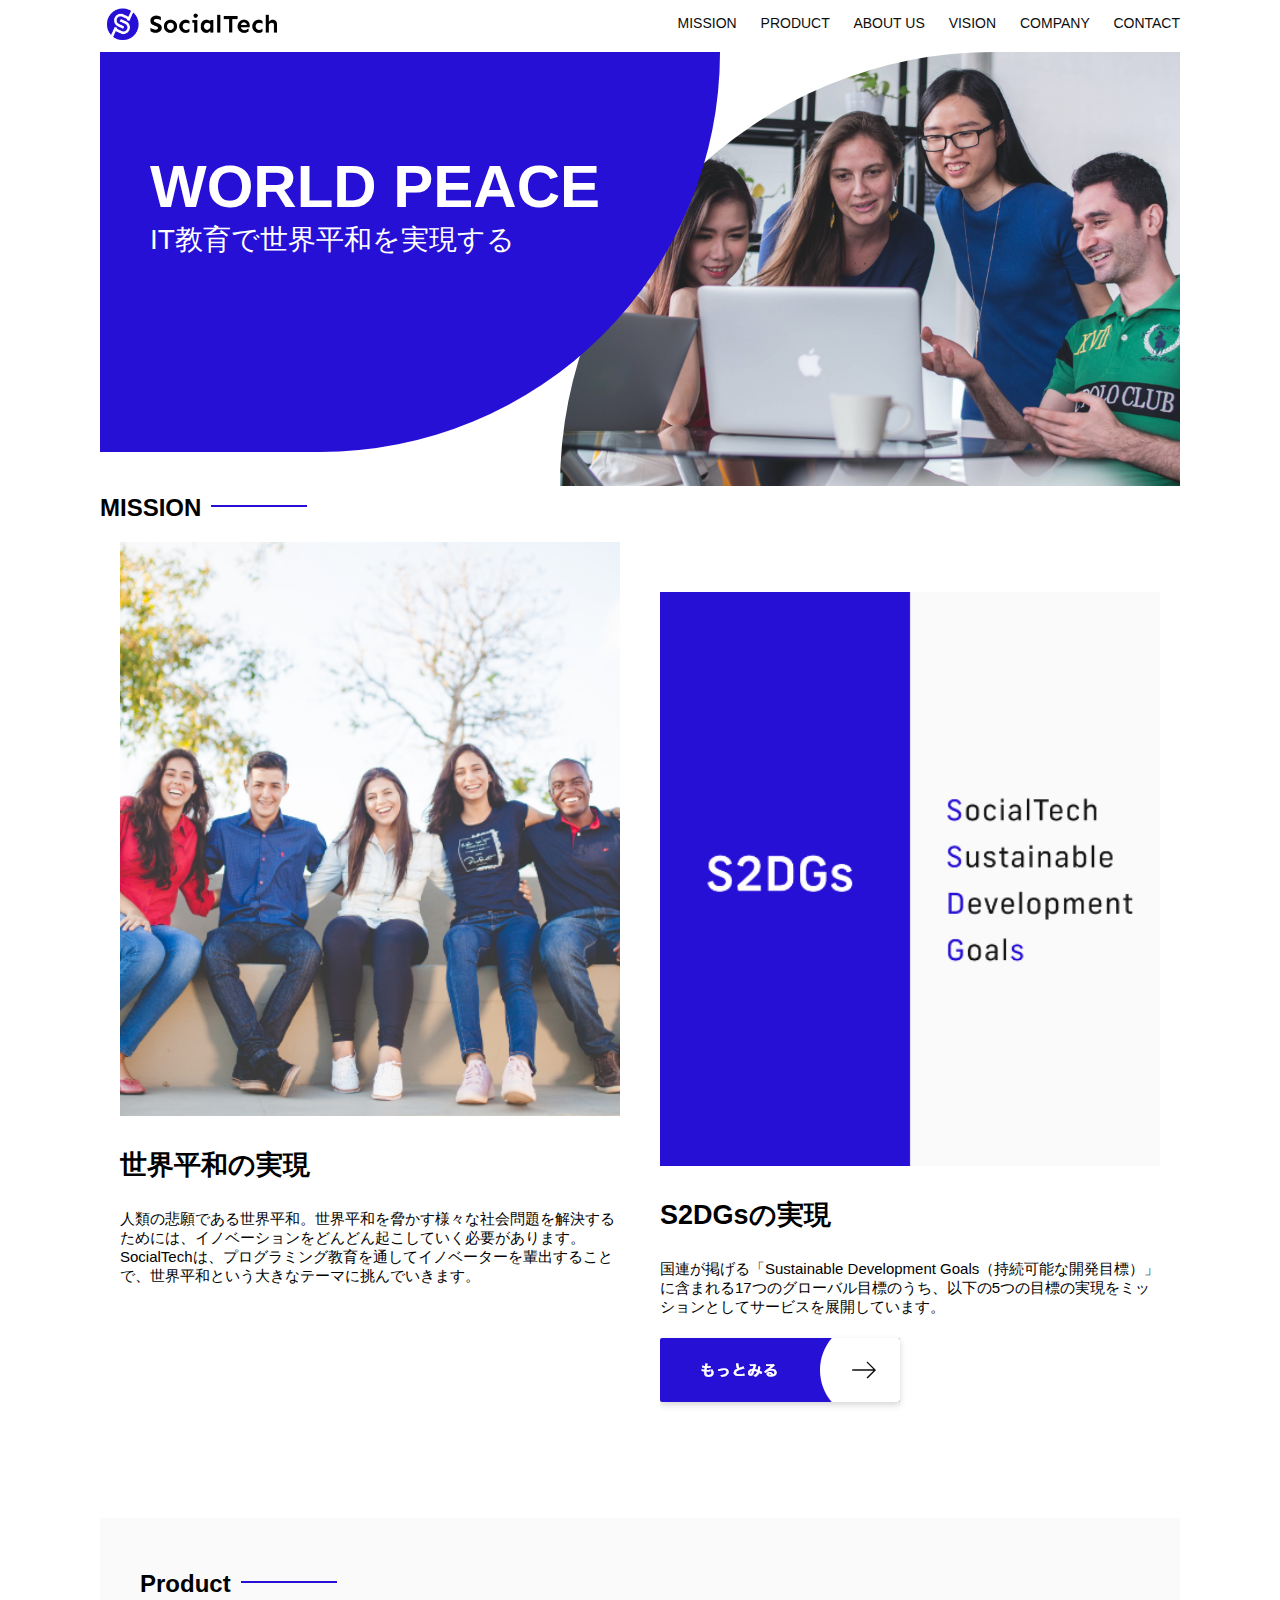
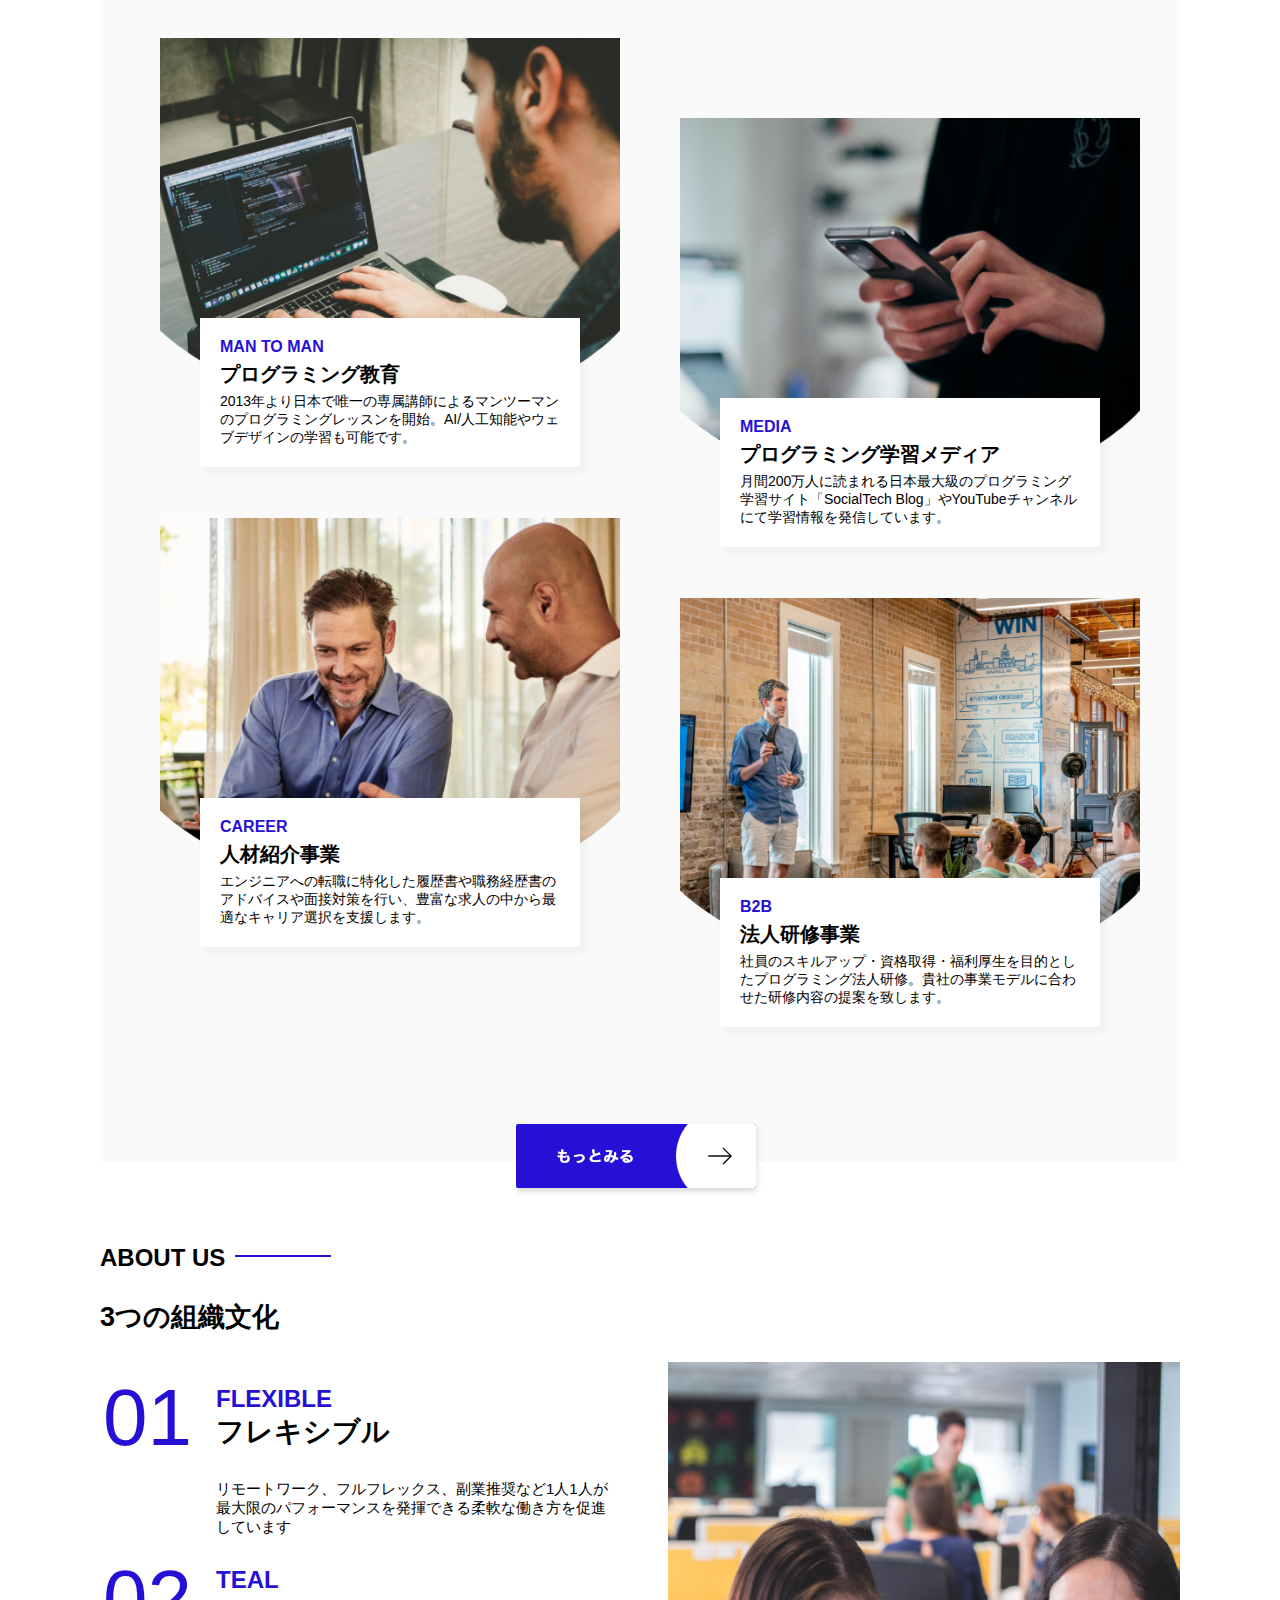
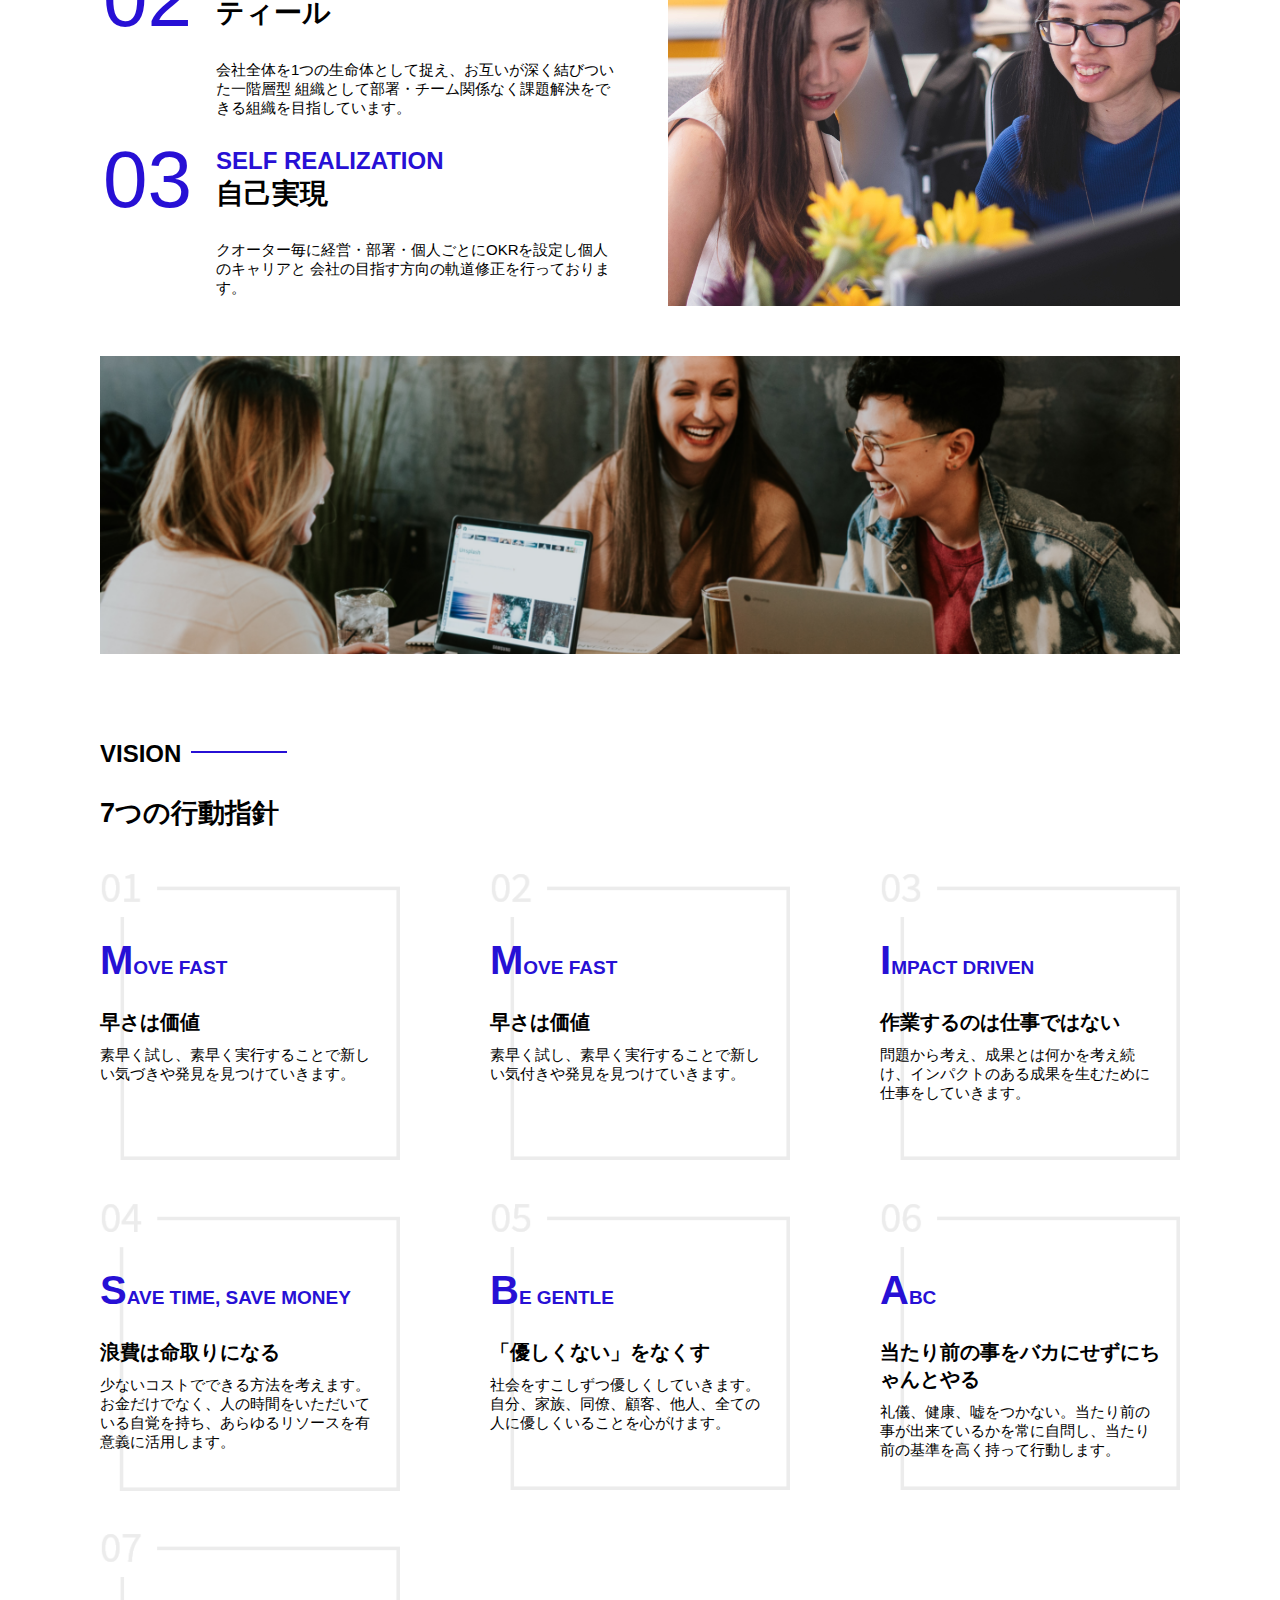
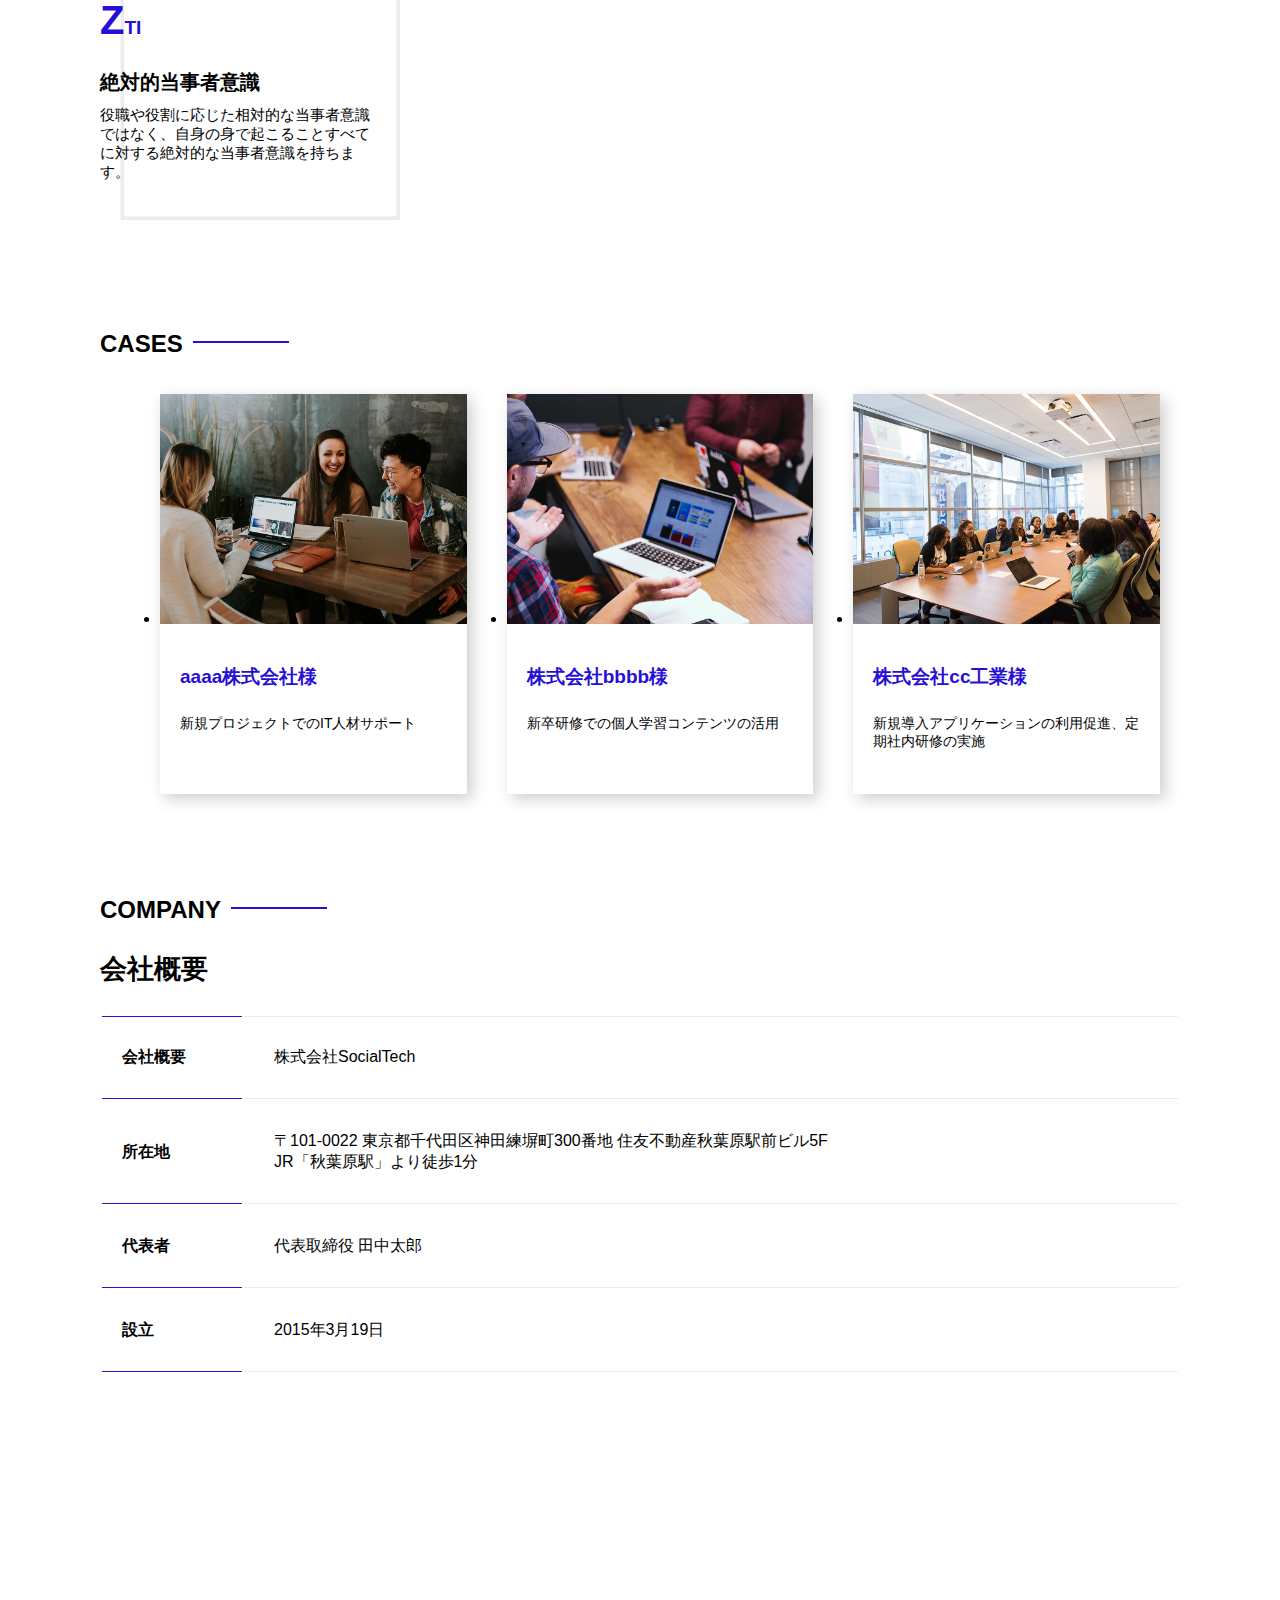
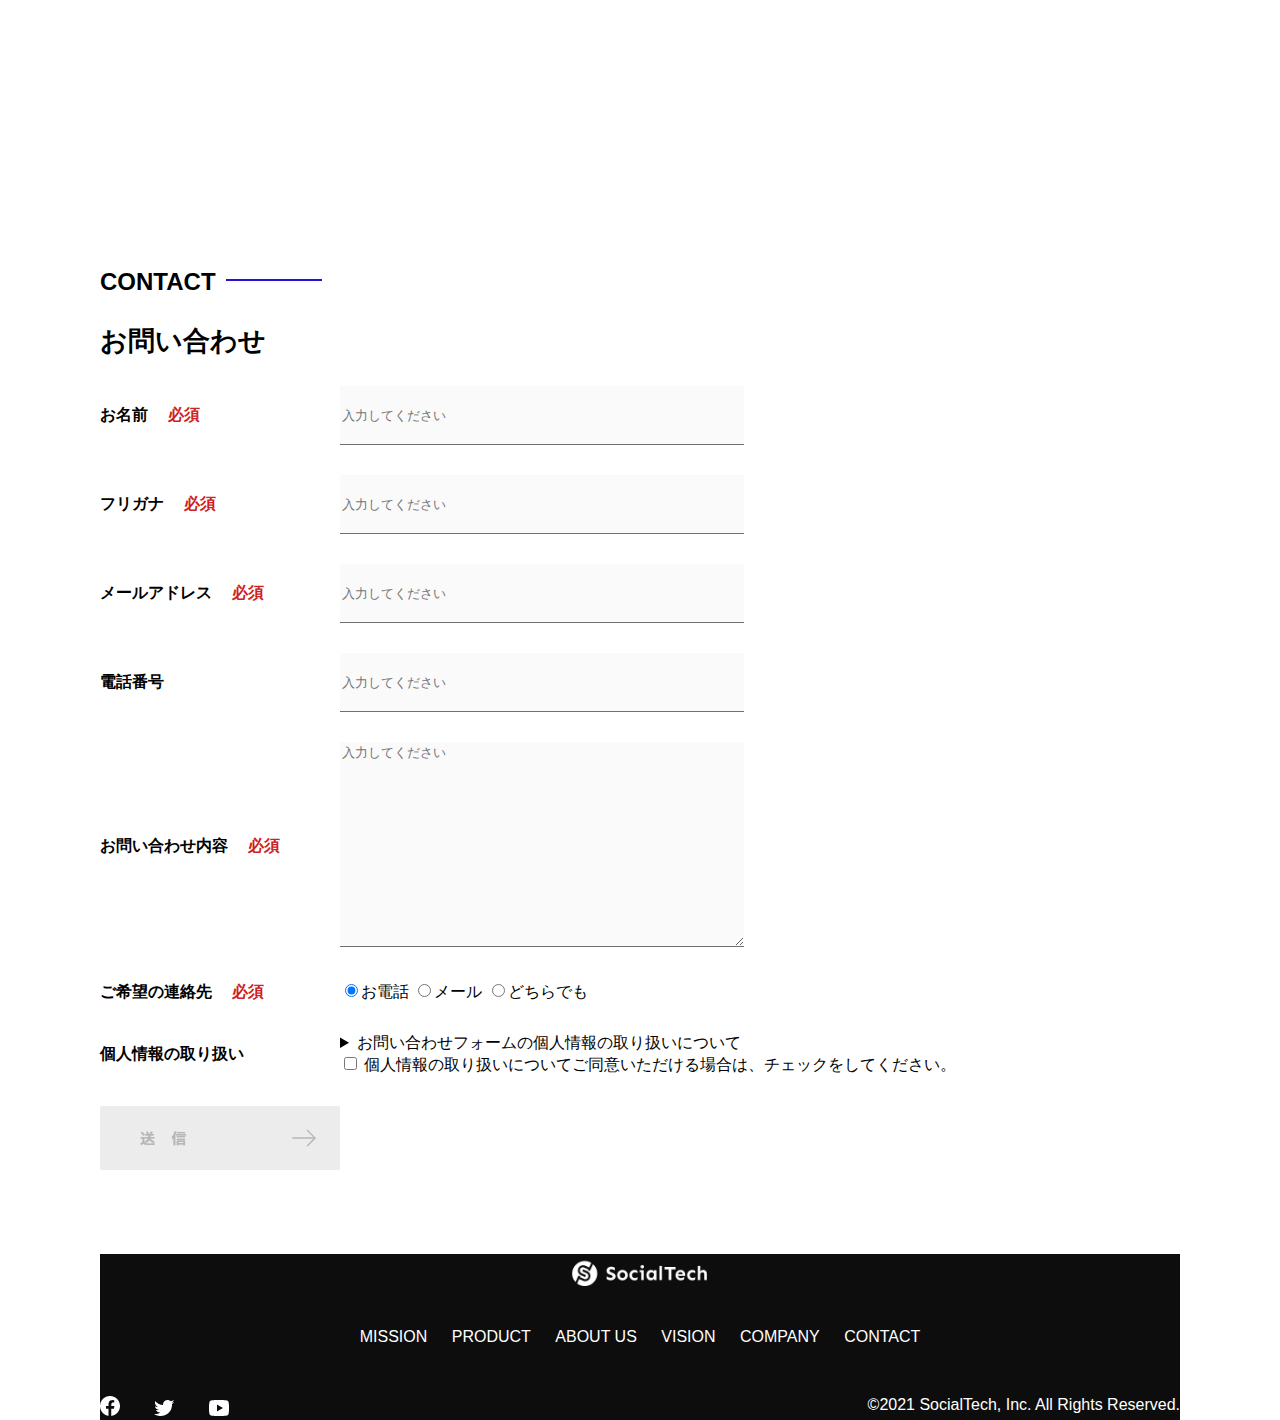
<file: index.html>
<!DOCTYPE html>
<html lang="en">
<head>
    <meta charset="UTF-8">
    <meta http-equiv="X-UA-Compatible" content="IE=edge">
    <meta name="viewport" content="width=device-width, initial-scale=1.0">
    <meta name="description" content="SocialTechはEdTech業界のリーディングカンパニーを目指します。">
    <link rel="stylesheet" href="style.css">
    <title>SocialTech</title>
</head>
<body>
    <header>
        <!-- ロゴ -->
        <a href="index.html" id="logo"><img src="images/logo.png" alt="トップページに戻る"></a>

        <!-- PC用ナビゲーション -->
        <nav id="nav-pc">
            <a href="mission.html">MISSION</a>
            <a href="product.html">PRODUCT</a>
            <a href="index.html#aboutus">ABOUT US</a>
            <a href="index.html#vision">VISION</a>
            <a href="index.html#company">COMPANY</a>
            <a href="index.html#contact">CONTACT</a>
        </nav>
        <!-- スマホ用メニューボタン -->
        <img id="menu-sp" src="images/button-menu.png" alt="ナビゲーションを開く" onclick="document.getElementById('nav-sp').style.display = 'block'">

        <!-- スマホ用ナビゲーション -->
        <nav id="nav-sp">
            <img id="close" src="images/button-close.png" alt="ナビゲーションを閉じる" onclick="document.getElementById('nav-sp').style.display = 'none'">
            <a id="logo-sp" href="index.html" onclick="document.getElementById('nav-sp').style.display = 'none'"><img src="images/logo-sp.png" alt="トップページに戻る"></a>
            <a class="menu" href="mission.html" onclick="document.getElementById('nav-sp').style.display = 'none'">MISSION</a>
            <a class="menu" href="product.html" onclick="document.getElementById('nav-sp').style.display = 'none'">PRODUCT</a>
            <a class="menu" href="index.html#aboutus" onclick="document.getElementById('nav-sp').style.display = 'none'">ABOUT US</a>
            <a class="menu" href="index.html#vision" onclick="document.getElementById('nav-sp').style.display = 'none'">VISION</a>
            <a class="menu" href="index.html#company" onclick="document.getElementById('nav-sp').style.display = 'none'">COMPANY</a>
            <a class="menu" href="index.html#contact" onclick="document.getElementById('nav-sp').style.display = 'none'">CONTACT</a>
            <div id="sns">
                <a href="https://www.facebook.com/sejuku2013"><img src="images/button-facebook.png" alt="Facebookのリンク"></a>
                <a href="https://twitter.com/samuraijuku"><img src="images/button-twitter.png" alt="Twitterのリンク"></a>
                <a href="https://www.youtube.com/channel/UCCFOQO5aDK0xXam4cUQXT8g"><img src="images/button-youtube.png" alt="YouTubeのリンク"></a>
            </div>
        </nav>
    </header>
    <main>
        <article>
            <!-- メインビジュアル -->
            <section id="main-visual">
                <div id="main-message">
                    <h1>WORLD PEACE</h1>
                    <p>IT教育で世界平和を実現する</p>
                </div>
                <img src="images/index/index-main.png" alt="PCの周りに集まる多国籍の仲間たち">
            </section>
            <!-- ミッション -->
            <section id="mission">
                <h2 class="index-h2">MISSION</h2>
                <div id="mission-flex">
                    <div>
                        <img id="mission-photo" src="images/index/index-mission.png" alt="屋外のベンチで写真を撮影する多国籍の仲間たち">
                        <h3 >世界平和の実現</h3>
                        <p>人類の悲願である世界平和。世界平和を脅かす様々な社会問題を解決するためには、イノベーションをどんどん起こしていく必要があります。SocialTechは、プログラミング教育を通してイノベーターを輩出することで、世界平和という大きなテーマに挑んでいきます。</p>
                    </div>
                    <div>
                        <img id="s2dgs" src="images/index/s2dgs.png" alt="S2GDs">
                        <h3>S2DGsの実現</h3>
                        <p>国連が掲げる「Sustainable Development Goals（持続可能な開発目標）」に含まれる17つのグローバル目標のうち、以下の5つの目標の実現をミッションとしてサービスを展開しています。</p>
                        <a href="mission.html">
                            <img src="images/button-more.png" alt="もっと見る">
                        </a>
                    </div>
                </div>
            </section>
            <!-- プロダクト -->
            <section id="product">
                <h2 class="index-h2">Product</h2>
                <div>
                    <div id="product-left">
                        <div>
                            <img class="product-photo" src="images/index/index-mantoman.png" alt="PCでコードを書く男性">
                            <div class="product-explain">
                                <span>MAN TO MAN</span>
                                <h3>プログラミング教育</h3>
                                <p>2013年より日本で唯一の専属講師によるマンツーマンのプログラミングレッスンを開始。AI/人工知能やウェブデザインの学習も可能です。</p>
                            </div>
                        </div>
                        <div>
                            <img class="product-photo" src="images/index/index-career.png" alt="笑顔で話し合う２人の男性">
                            <div class="product-explain">
                                <span>CAREER</span>
                                <h3>人材紹介事業</h3>
                                <p>エンジニアへの転職に特化した履歴書や職務経歴書のアドバイスや面接対策を行い、豊富な求人の中から最適なキャリア選択を支援します。</p>
                            </div>
                        </div>
                    </div>
                    <div id="product-right">
                        <div>
                            <img class="product-photo" src="images/index/index-media.png" alt="スマートフォンを操作する人">
                            <div class="product-explain">
                                <span>MEDIA</span>
                                <h3>プログラミング学習メディア</h3>
                                <p>月間200万人に読まれる日本最大級のプログラミング学習サイト「SocialTech Blog」やYouTubeチャンネルにて学習情報を発信しています。</p>
                            </div>
                        </div>
                        <div>
                            <img class="product-photo" src="images/index/index-b2b.png" alt="講演中の男性とそれを聴く人々">
                            <div class="product-explain">
                                <span>B2B</span>
                                <h3>法人研修事業</h3>
                                <p>社員のスキルアップ・資格取得・福利厚生を目的としたプログラミング法人研修。貴社の事業モデルに合わせた研修内容の提案を致します。</p>
                            </div>
                        </div>
                    </div>
                </div>
                <div>
                    <a id="product-more" href="product.html">
                        <img src="images/button-more.png" alt="もっと見る">
                    </a>
                </div>
            </section>
            <!-- aboutus -->
            <section id="aboutus">
                <h2 class="index-h2">ABOUT US</h2>
                <h3>3つの組織文化</h3>
                <div>
                    <table class="culture-table">
                        <tr>
                            <td>
                                <span class="culture-num">01</span>
                            </td>
                            <td>
                                <span class="culture-en">FLEXIBLE</span>
                                <span class="culture-jp">フレキシブル</span>
                            </td>
                        </tr>
                        <tr>
                            <td><!--空行--></td>
                            <td>
                                <p class="culture-description">
                                    リモートワーク、フルフレックス、副業推奨など1人1人が最大限のパフォーマンスを発揮できる柔軟な働き方を促進しています
                                </p>
                            </td>
                        </tr>
                        <tr>
                            <td>
                                <span class="culture-num">02</span>
                            </td>
                            <td>
                                <span class="culture-en">TEAL</span>
                                <span class="culture-jp">ティール</span>
                            </td>
                        </tr>
                        <tr>
                            <td><!--空行--></td>
                            <td>
                                <p class="culture-description">
                                    会社全体を1つの生命体として捉え、お互いが深く結びついた一階層型
                                    組織として部署・チーム関係なく課題解決をできる組織を目指しています。
                                </p>
                            </td>
                        </tr>
                        <tr>
                            <td>
                                <span class="culture-num">03</span>
                            </td>
                            <td>
                                <span class="culture-en">SELF REALIZATION</span>
                                <span class="culture-jp">自己実現</span>
                            </td>
                        </tr>
                        <tr>
                            <td><!--空行--></td>
                            <td>
                                <p class="culture-description">
                                    クオーター毎に経営・部署・個人ごとにOKRを設定し個人のキャリアと
                                    会社の目指す方向の軌道修正を行っております。
                                </p>
                            </td>
                        </tr>
                    </table>
                    <img class="culture-img" src="images/index/index-aboutus1.png" alt="笑顔で話し合う２人の女性">
                </div>
                <img class="culture-img2" src="images/index/index-aboutus2.png" alt="笑顔で話し合う３人の男女">
            </section>
            <!-- VISSION -->
            <section id="vision">
                <h2 class="index-h2">VISION</h2>
                <h3>7つの行動指針</h3>
                <div>
                    <div class="vision-box">
                        <img src="images/index/vision-01.png" alt="01">
                        <span>
                            <h4>MOVE FAST</h4>
                            <h5>早さは価値</h5>
                            <p>素早く試し、素早く実行することで新しい気づきや発見を見つけていきます。</p>
                        </span>
                    </div>
                    <div class="vision-box">
                        <img src="images/index/vision-02.png" alt="02">
                        <span>
                          <h4>MOVE FAST</h4>
                          <h5>早さは価値</h5>
                          <p>素早く試し、素早く実行することで新しい気付きや発見を見つけていきます。</p>
                        </span>
                    </div>
                    <div class="vision-box">
                        <img src="images/index/vision-03.png" alt="03">
                        <span>
                          <h4>IMPACT DRIVEN</h4>
                          <h5>作業するのは仕事ではない</h5>
                          <p>問題から考え、成果とは何かを考え続け、インパクトのある成果を生むために仕事をしていきます。</p>
                        </span>
                    </div>
                    <div class="vision-box">
                        <img src="images/index/vision-04.png" alt="04">
                        <span>
                          <h4>SAVE TIME, SAVE MONEY</h4>
                          <h5>浪費は命取りになる</h5>
                          <p>少ないコストでできる方法を考えます。お金だけでなく、人の時間をいただいている自覚を持ち、あらゆるリソースを有意義に活用します。</p>
                        </span>
                     </div>
                     <div class="vision-box">
                        <img src="images/index/vision-05.png" alt="05">
                        <span>
                          <h4>BE GENTLE</h4>
                          <h5>「優しくない」をなくす</h5>
                          <p>社会をすこしずつ優しくしていきます。自分、家族、同僚、顧客、他人、全ての人に優しくいることを心がけます。</p>
                        </span>
                    </div>
                     <div class="vision-box">
                        <img src="images/index/vision-06.png" alt="06">
                        <span>
                          <h4>ABC</h4>
                          <h5>当たり前の事をバカにせずにちゃんとやる</h5>
                          <p>礼儀、健康、嘘をつかない。当たり前の事が出来ているかを常に自問し、当たり前の基準を高く持って行動します。</p>
                        </span>
                    </div>
                    <div class="vision-box">
                        <img src="images/index/vision-07.png" alt="07">
                        <span>
                          <h4>ZTI</h4>
                          <h5>絶対的当事者意識</h5>
                          <p>役職や役割に応じた相対的な当事者意識ではなく、自身の身で起こることすべてに対する絶対的な当事者意識を持ちます。</p>
                        </span>
                    </div>
                </div>
            </section>
            <!-- CASES -->
            <section id="cases">
                <h2 class="index-h2">CASES</h2>
                <ul>
                    <li class="case-card">
                        <img class="case-img" src="images/index/case-1.png" alt="仲良く語り合う３人">
                        <div class="case-info">
                            <h4 class="case-name">aaaa株式会社様</h4>
                            <p class="case-content">新規プロジェクトでのIT人材サポート</p>
                        </div>
                    </li>
                    <li class="case-card">
                        <img class="case-img" src="images/index/case-2.png" alt="PCでコンテンツを見る">
                        <div class="case-info">
                            <h4 class="case-name">株式会社bbbb様</h4>
                            <p class="case-content">新卒研修での個人学習コンテンツの活用</p>
                        </div>
                    </li>
                    <li class="case-card">
                        <img class="case-img" src="images/index/case-3.png" alt="社内研修中の会議室">
                        <div class="case-info">
                            <h4 class="case-name">株式会社cc工業様</h4>
                            <p class="case-content">新規導入アプリケーションの利用促進、定期社内研修の実施</p>
                        </div>
                    </li>
                </ul>
            </section>
            <!-- COMPANY -->
            <section id="company">
                <h2 class="index-h2">COMPANY</h2>
                <h3>会社概要</h3>
                <table id="company-table">
                    <tr>
                        <th class="tableheader-first">会社概要</th>
                        <td class="cell-first">株式会社SocialTech</td>
                    </tr>
                    <tr>
                        <th class="tableheader">所在地</th>
                        <td class="cell">〒101-0022 東京都千代田区神田練塀町300番地 住友不動産秋葉原駅前ビル5F<br>JR「秋葉原駅」より徒歩1分</td>
                    </tr>
                    <tr>
                        <th class="tableheader">代表者</th>
                        <td class="cell">代表取締役 田中太郎</td>
                    </tr>
                    <tr>
                        <th class="tableheader">設立</th>
                        <td class="cell">2015年3月19日</td>
                    </tr>
                </table>
                <iframe src="https://www.google.com/maps/embed?pb=!1m18!1m12!1m3!1d3240.0686781124364!2d139.77207767679155!3d35.69992752894518!2m3!1f0!2f0!3f0!3m2!1i1024!2i768!4f13.1!3m3!1m2!1s0x60188fee13660e23%3A0x77137876edf742ac!2z5L2P5Y-L5LiN5YuV55Sj56eL6JGJ5Y6f6aeF5YmN44OT44Or!5e0!3m2!1sja!2sjp!4v1712459890188!5m2!1sja!2sjp" width="600" height="450" style="border:0;" allowfullscreen="" loading="lazy" referrerpolicy="no-referrer-when-downgrade"></iframe>
            </section>
            <!-- CONTACT -->
            <section id="contact">
                <h2 class="index-h2">CONTACT</h2>
                <h3>お問い合わせ</h3>
                <form>
                    <div>
                        <div class="contact-heading">
                            <label class="contact-label">お名前<span class="contact-span">必須</span></label>
                        </div>
                        <div>
                            <input type="text" name="name" placeholder="入力してください" class="contact-textbox">
                        </div>
                    </div>
                    <div>
                        <div class="contact-heading">
                            <label class="contact-label">フリガナ<span class="contact-span">必須</span></label>
                        </div>
                        <div>
                            <input type="text" name="hurigana" placeholder="入力してください" class="contact-textbox">
                        </div>
                    </div>
                    <div>
                        <div class="contact-heading">
                            <label class="contact-label">メールアドレス<span class="contact-span">必須</span></label>
                        </div>
                        <div>
                            <input type="text" name="email" placeholder="入力してください" class="contact-textbox">
                        </div>
                    </div>
                    <div>
                        <div class="contact-heading">
                            <label class="contact-label">電話番号</label>
                        </div>
                        <div>
                            <input type="text" name="tel" placeholder="入力してください" class="contact-textbox">
                        </div>
                    </div>
                    <div>
                        <div class="contact-heading">
                            <label class="contact-label">お問い合わせ内容<span class="contact-span">必須</span></label>
                        </div>
                        <div>
                            <textarea class="contact-textarea" placeholder="入力してください" name="message"></textarea>
                        </div>
                    </div>
                    <div>
                        <div class="contact-heading">
                            <label class="contact-label">ご希望の連絡先<span class="contact-span">必須</span></label>
                        </div>
                        <div>
                            <input class="radiobutton" type="radio" value="tel" name="contact" checked><label >お電話</label>
                            <input class="radiobutton" type="radio" value="mail" name="contact"><label >メール</label>
                            <input class="radiobutton" type="radio" value="both" name="contact"><label >どちらでも</label>
                        </div>
                    </div>
                    <div>
                        <div class="contact-heading">
                            <label class="contact-label">個人情報の取り扱い</label>
                        </div>
                        <div>
                            <details>
                                <summary>お問い合わせフォームの個人情報の取り扱いについて</summary>
                                <div>
                                    <span>1.組織の名称又は氏名</span><br>
                                    株式会社SocialTech<br><br>
                                    <span>2.個人情報保護管理者（若しくはその代理人）の氏名又は職名、所属及び連絡先
                                        鈴木 一郎 コーポレート部
                                    </span><br>
                                    メールアドレス：samurai@example.com<br>
                                    TEL：03-1234-5678<br><br>
                                    <span>３．個人情報の利用目的</span><br>
                                    ・本サービス及び本サービスに関連する情報の提供又はそれらに関する連絡のため<br>
                                    ・ユーザーの本人確認のため<br>
                                    ・当社サービスのご案内のため<br>
                                    ・当社の商品等の広告または宣伝（電子メールによるものを含むものとします。）<br><br>
                                    <span>４．個人情報の取り扱い業務の委託</span><br>
                                    個人情報の取扱業務の全部または一部を外部に業務委託する場合があります。<br>
                                    その際、弊社は、個人情報を適切に保護できる管理体制を敷き実行していることを条件として<br>
                                    委託先を厳選したうえで、機密保持契約を委託先と締結し、お客様の個人情報を厳密に管理させます。<br><br>
                                    <span>５．個人情報の開示等の請求</span><br>
                                    お客様は、弊社に対してご自身の個人情報の開示等（利用目的の通知、開示、内容の訂正・追加・削除、利用の停止または消去、第三者への提供の停止）に関して、当社問合わせ窓口に申し出ることができます。<br>
                                    その際、弊社はお客様ご本人を確認させていただいたうえで、合理的な期間内に対応いたします。<br><br>
                                    なお、個人情報に関する弊社問合わせ先は、次の通りです。<br><br>
                                    株式会社SocialTech　個人情報問合せ窓口<br>
                                    〒101-0022 東京都千代田区神田練塀町300番地 住友不動産秋葉原駅前ビル5F<br>
                                    メールアドレス：samurai@example.com　TEL：03-1234-5678<br><br>
                                    <span>６．個人情報を提供されることの任意性について</span><br><br>
                                    お客様がご自身の個人情報を弊社に提供されるか否かは、お客様のご判断によりますが、もしご提供されない場合には、適切なサービスが提供できない場合がありますので予めご了承ください。
                                </div>
                            </details>
                            <input type="checkbox" name="agree">
                            <span>個人情報の取り扱いについてご同意いただける場合は、チェックをしてください。</span>
                        </div>
                    </div>
                    <input type="image" src="images/button-submit.png" alt="送信する">
                </form>
            </section>
        </article>
        <footer>
            <div id="footer-logo">
                <img src="images/logo-sp.png" alt="SocialTech">
            </div>
            <div id="footer-link">
                <a href="mission.html">MISSION</a>
                <a href="product.html">PRODUCT</a>
                <a href="index.html#aboutus">ABOUT US</a>
                <a href="index.html#vision">VISION</a>
                <a href="index.html#company">COMPANY</a>
                <a href="index.html#contact">CONTACT</a>
            </div>
            <div id="sns-footer">
                <a href="https://www.facebook.com/sejuku2013"><img src="images/button-facebook.png" alt="Facebookのリンク"></a>
                <a href="https://twitter.com/samuraijuku"><img src="images/button-twitter.png" alt="Twitterのリンク"></a>
                <a href="https://www.youtube.com/channel/UCCFOQO5aDK0xXam4cUQXT8g"><img src="images/button-youtube.png" alt="YouTubeのリンク"></a>
                <span id="copy-right">&copy;2021 SocialTech, Inc. All Rights Reserved.</span>
            </div>
        </footer>
    </main>
</body>
</html>
</file>
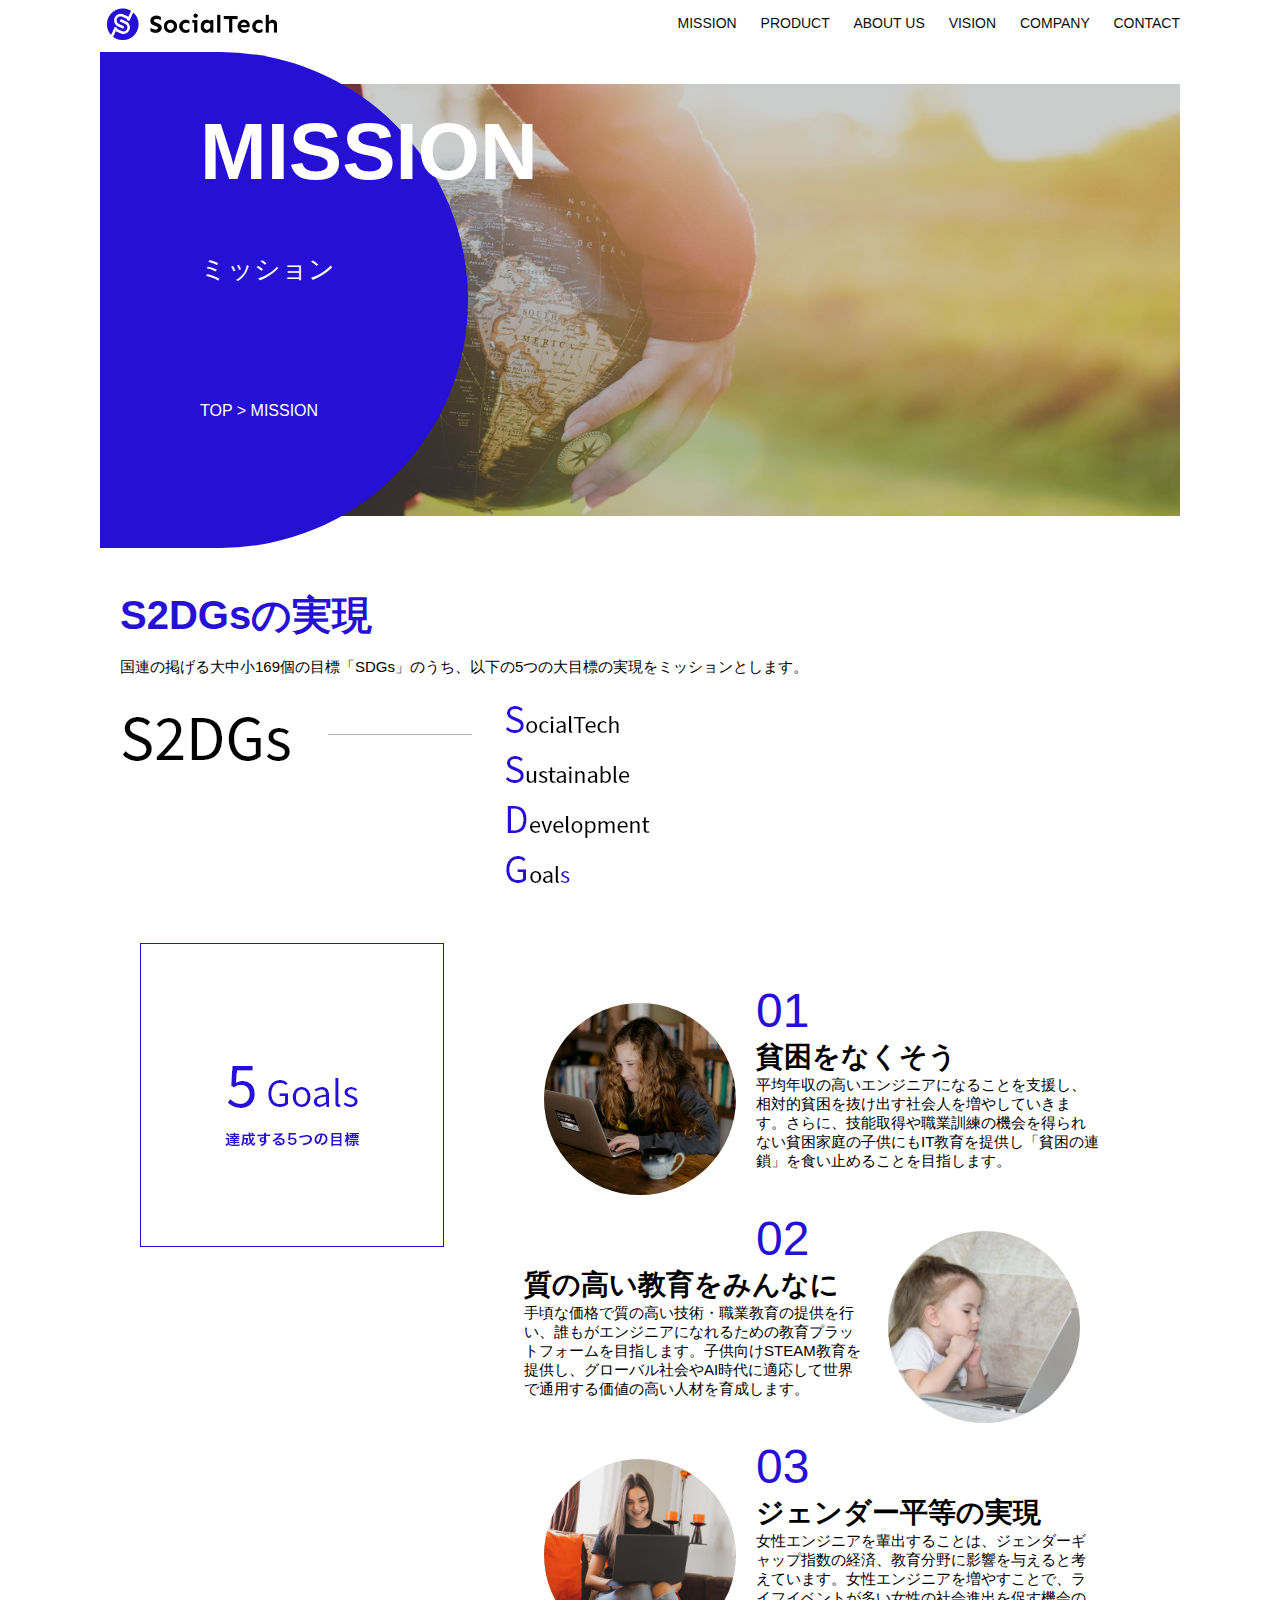
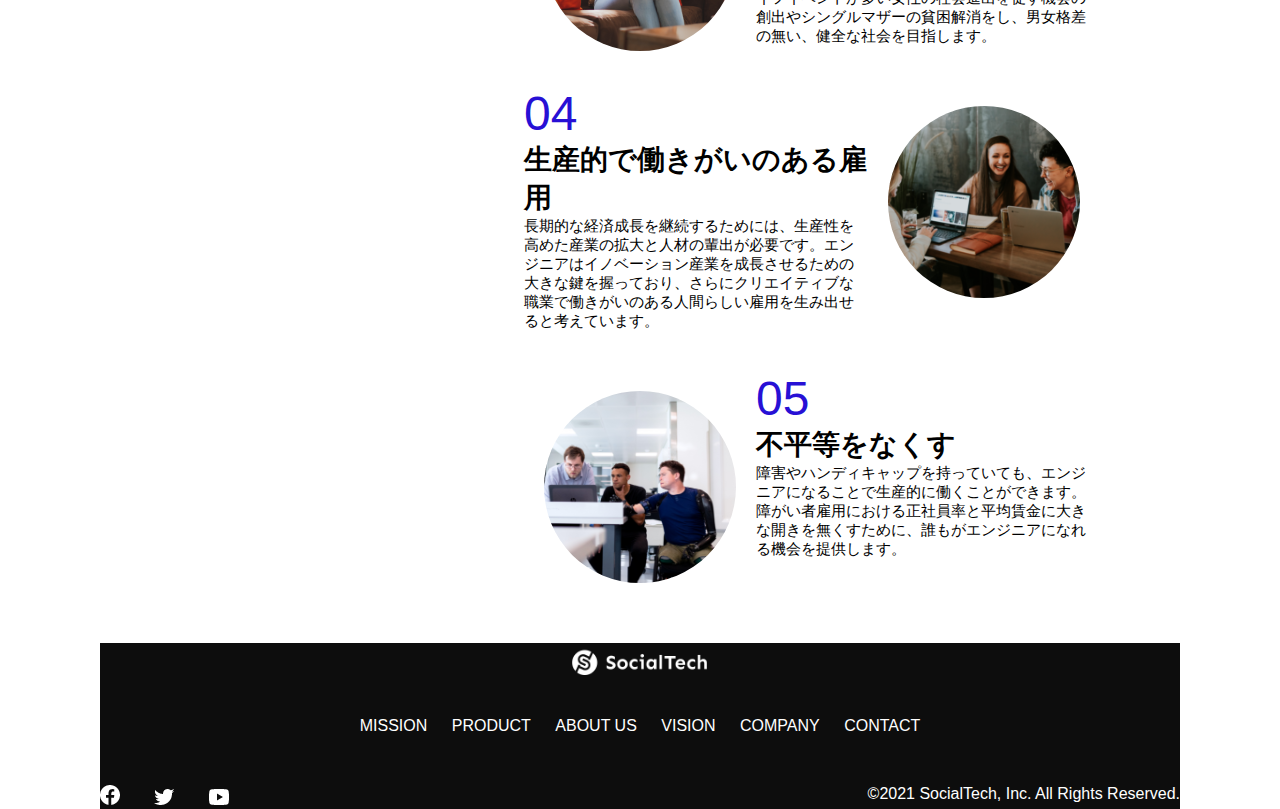
<file: mission.html>
<!DOCTYPE html>
<html>
<head>
    <title>SocialTech - MISSION ミッション -</title>
    <meta charset="UTF-8">
    <meta name="description" content="SocialTechが目指す5つの目標（S2DGs）を紹介します">
    <meta name="viewport" content="width=device-width,initial-scale=1.0">
    <link rel="stylesheet" href="style.css">
</head>

<body>
    <header>
        <!-- ロゴ -->
        <a href="index.html" id="logo"><img src="images/logo.png" alt="トップページに戻る"></a>

        <!-- PC用ナビゲーション -->
        <nav id="nav-pc">
            <a href="mission.html">MISSION</a>
            <a href="product.html">PRODUCT</a>
            <a href="index.html#aboutus">ABOUT US</a>
            <a href="index.html#vision">VISION</a>
            <a href="index.html#company">COMPANY</a>
            <a href="index.html#contact">CONTACT</a>
        </nav>
        <!-- スマホ用メニューボタン -->
        <img id="menu-sp" src="images/button-menu.png" alt="ナビゲーションを開く" onclick="document.getElementById('nav-sp').style.display = 'block'">

        <!-- スマホ用ナビゲーション -->
        <nav id="nav-sp">
            <img id="close" src="images/button-close.png" alt="ナビゲーションを閉じる" onclick="document.getElementById('nav-sp').style.display = 'none'">
            <a id="logo-sp" href="index.html" onclick="document.getElementById('nav-sp').style.display = 'none'"><img src="images/logo-sp.png" alt="トップページに戻る"></a>
            <a class="menu" href="mission.html" onclick="document.getElementById('nav-sp').style.display = 'none'">MISSION</a>
            <a class="menu" href="product.html" onclick="document.getElementById('nav-sp').style.display = 'none'">PRODUCT</a>
            <a class="menu" href="index.html#aboutus" onclick="document.getElementById('nav-sp').style.display = 'none'">ABOUT US</a>
            <a class="menu" href="index.html#vision" onclick="document.getElementById('nav-sp').style.display = 'none'">VISION</a>
            <a class="menu" href="index.html#company" onclick="document.getElementById('nav-sp').style.display = 'none'">COMPANY</a>
            <a class="menu" href="index.html#contact" onclick="document.getElementById('nav-sp').style.display = 'none'">CONTACT</a>
            <div id="sns">
                <a href="https://www.facebook.com/sejuku2013"><img src="images/button-facebook.png" alt="Facebookのリンク"></a>
                <a href="https://twitter.com/samuraijuku"><img src="images/button-twitter.png" alt="Twitterのリンク"></a>
                <a href="https://www.youtube.com/channel/UCCFOQO5aDK0xXam4cUQXT8g"><img src="images/button-youtube.png" alt="YouTubeのリンク"></a>
            </div>
        </nav>
    </header>
    <main>
        <article>
            <section id="mission-main">
                <div id="mission-title">
                    <h1>MISSION</h1>
                    <span>ミッション</span>
                    <div>TOP > MISSION</div>
                </div>
            </section>
            <!-- SDGSセクション -->
            <section id="mission-s2dgs">
                <h2 class="mission-h2">S2DGsの実現</h2>
                <p>国連の掲げる大中小169個の目標「SDGs」のうち、以下の5つの大目標の実現をミッションとします。</p>
                <img src="images/mission/mission-s2dgs.png" alt="S2DGs">
            </section>
            <section id="mission-5goals">
                <div>
                    <img id="s2dgs-image" src="images/mission/mission-5goals.png" alt="5Goals">
                </div>
                <div>
                    <div>
                        <img class="fivegoals-image-left" src="images/mission/mission-5goals01.png" alt="PCを操作する女の子">
                        <span class="fivegoals-number">01</span>
                        <h3 class="fivegoals-h3">貧困をなくそう</h3>
                        <p class="fivegoals-p">
                            平均年収の高いエンジニアになることを支援し、相対的貧困を抜け出す社会人を増やしていきます。さらに、技能取得や職業訓練の機会を得られない貧困家庭の子供にもIT教育を提供し「貧困の連鎖」を食い止めることを目指します。
                        </p>
                    </div>

                    <div>
                        <img class="fivegoals-image-right" src="images/mission/mission-5goals02.png" alt="PCを見つめる小さい女の子">
                        <span class="fivegoals-number">02</span>
                        <h3 class="fivegoals-h3">質の高い教育をみんなに</h3>
                        <p class="fivegoals-p">
                          手頃な価格で質の高い技術・職業教育の提供を行い、誰もがエンジニアになれるための教育プラットフォームを目指します。子供向けSTEAM教育を提供し、グローバル社会やAI時代に適応して世界で通用する価値の高い人材を育成します。
                        </p>
                      </div>
              
                      <div>
                        <img class="fivegoals-image-left" src="images/mission/mission-5goals03.png" alt="PCを操作する女性">
                        <span class="fivegoals-number">03</span>
                        <h3 class="fivegoals-h3">ジェンダー平等の実現</h3>
                        <p class="fivegoals-p">
                          女性エンジニアを輩出することは、ジェンダーギャップ指数の経済、教育分野に影響を与えると考えています。女性エンジニアを増やすことで、ライフイベントが多い女性の社会進出を促す機会の創出やシングルマザーの貧困解消をし、男女格差の無い、健全な社会を目指します。
                        </p>
                      </div>
              
                      <div>
                        <img class="fivegoals-image-right" src="images/mission/mission-5goals04.png" alt="笑顔で話し合う3人の男女">
                        <span class="fivegoals-number">04</span>
                        <h3 class="fivegoals-h3">生産的で働きがいのある雇用</h3>
                        <p class="fivegoals-p">
                          長期的な経済成長を継続するためには、生産性を高めた産業の拡大と人材の輩出が必要です。エンジニアはイノベーション産業を成長させるための大きな鍵を握っており、さらにクリエイティブな職業で働きがいのある人間らしい雇用を生み出せると考えています。
                        </p>
                      </div>
              
                      <div>
                        <img class="fivegoals-image-left" src="images/mission/mission-5goals05.png" alt="障害を持つ男性が生き生きと働く様子">
                        <span class="fivegoals-number">05</span>
                        <h3 class="fivegoals-h3">不平等をなくす</h3>
                        <p class="fivegoals-p">
                          障害やハンディキャップを持っていても、エンジニアになることで生産的に働くことができます。障がい者雇用における正社員率と平均賃金に大きな開きを無くすために、誰もがエンジニアになれる機会を提供します。
                        </p>                    
                </div>
            </section>
        </article>
        <footer>
            <div id="footer-logo">
                <img src="images/logo-sp.png" alt="SocialTech">
            </div>
            <div id="footer-link">
                <a href="mission.html">MISSION</a>
                <a href="product.html">PRODUCT</a>
                <a href="index.html#aboutus">ABOUT US</a>
                <a href="index.html#vision">VISION</a>
                <a href="index.html#company">COMPANY</a>
                <a href="index.html#contact">CONTACT</a>
            </div>
            <div id="sns-footer">
                <a href="https://www.facebook.com/sejuku2013"><img src="images/button-facebook.png" alt="Facebookのリンク"></a>
                <a href="https://twitter.com/samuraijuku"><img src="images/button-twitter.png" alt="Twitterのリンク"></a>
                <a href="https://www.youtube.com/channel/UCCFOQO5aDK0xXam4cUQXT8g"><img src="images/button-youtube.png" alt="YouTubeのリンク"></a>
                <span id="copy-right">&copy;2021 SocialTech, Inc. All Rights Reserved.</span>
            </div>
        </footer>
    </main>
</body>
</html>
</file>
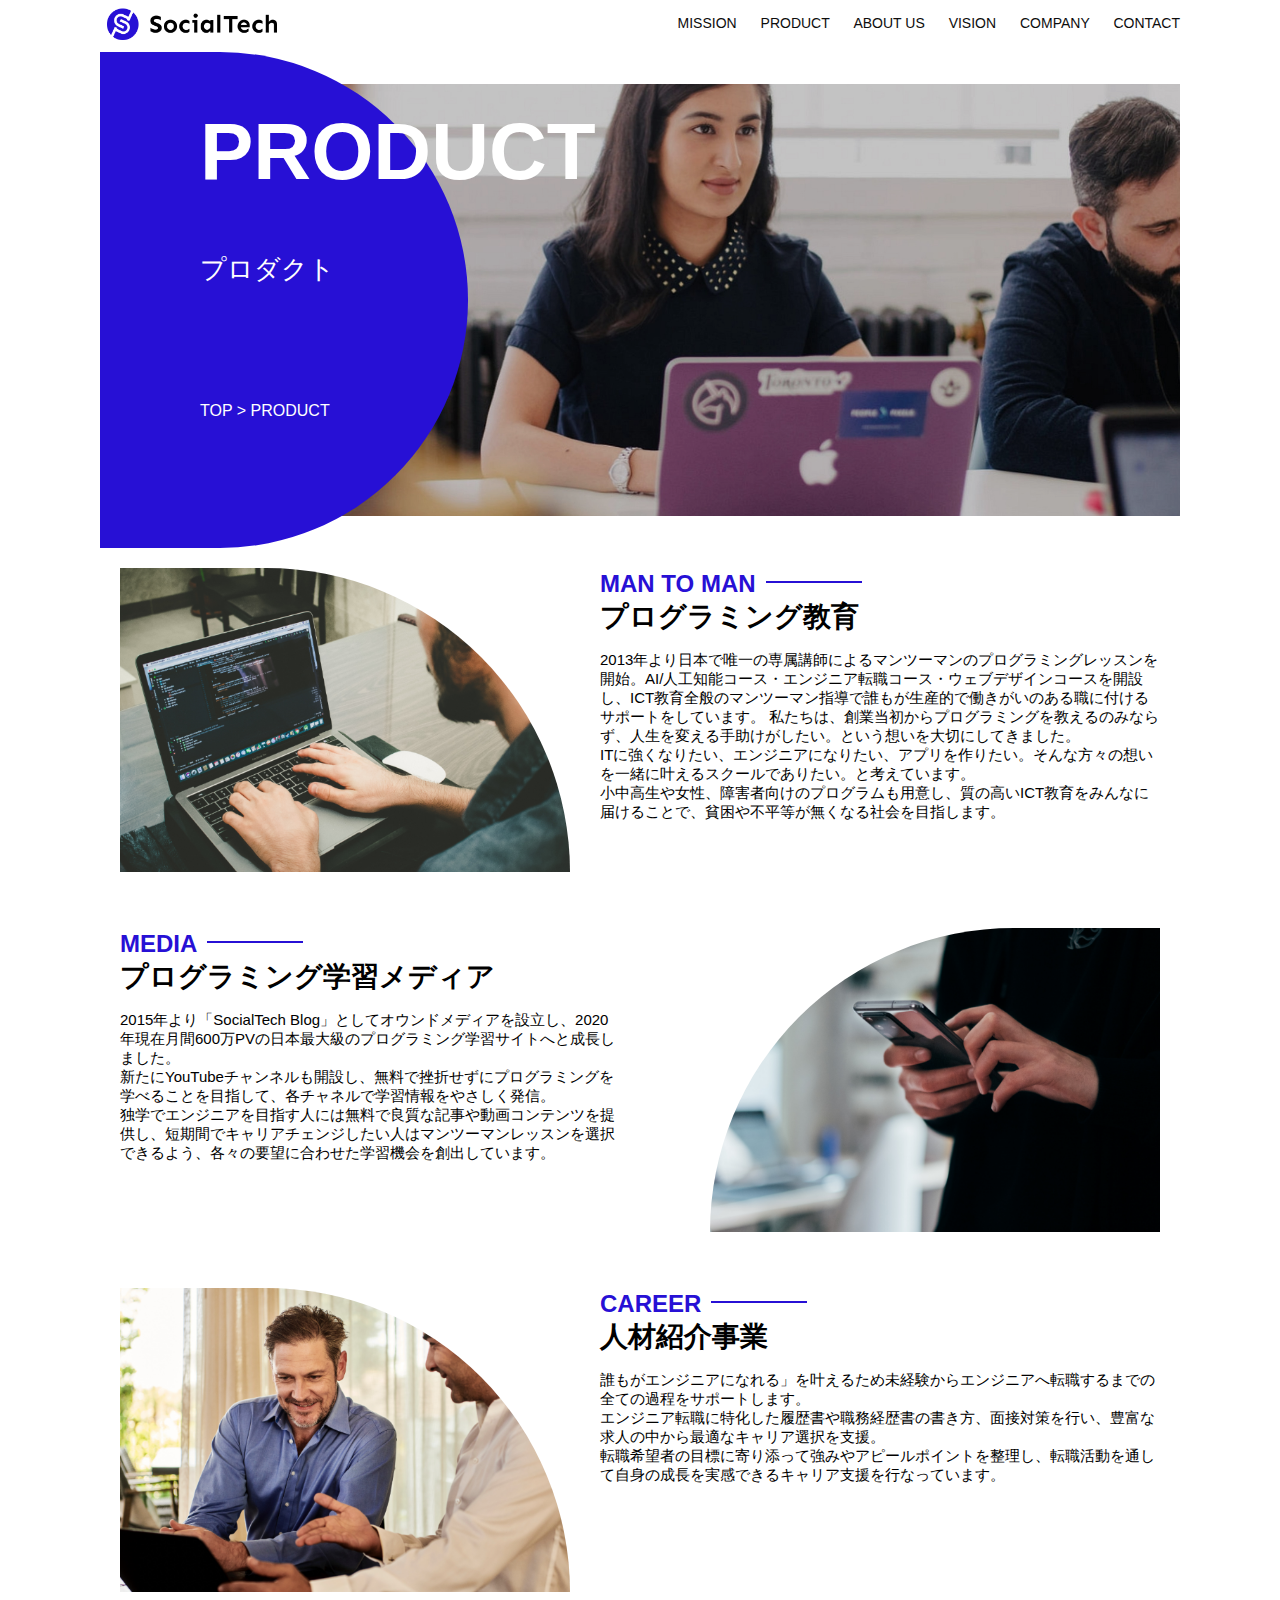
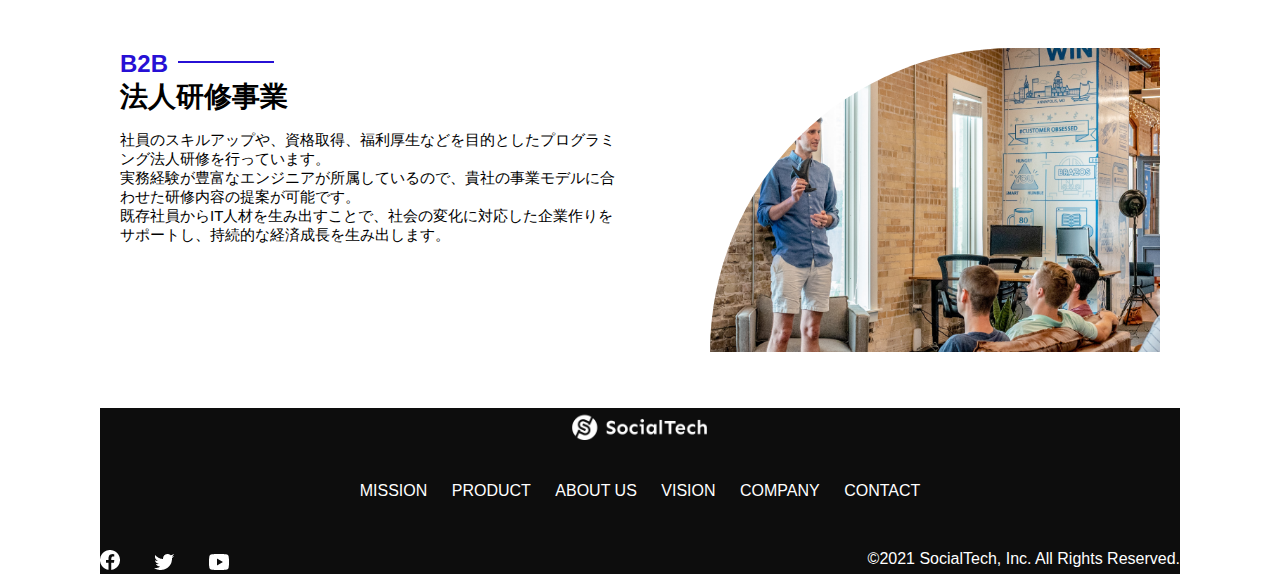
<file: product.html>
<!DOCTYPE html>
<html>
<head>
    <title>SocialTech - PRODUCT プロダクト -</title>
    <meta charset="UTF-8">
    <meta name="description" content="SocialTechの4つのプロダクトを紹介します">
    <meta name="viewport" content="width=device-width,initial-scale=1.0">
    <link rel="stylesheet" href="style.css">
</head>

<body>
    <header>
        <!-- ロゴ -->
        <a href="index.html" id="logo"><img src="images/logo.png" alt="トップページに戻る"></a>

        <!-- PC用ナビゲーション -->
        <nav id="nav-pc">
            <a href="mission.html">MISSION</a>
            <a href="product.html">PRODUCT</a>
            <a href="index.html#aboutus">ABOUT US</a>
            <a href="index.html#vision">VISION</a>
            <a href="index.html#company">COMPANY</a>
            <a href="index.html#contact">CONTACT</a>
        </nav>
        <!-- スマホ用メニューボタン -->
        <img id="menu-sp" src="images/button-menu.png" alt="ナビゲーションを開く" onclick="document.getElementById('nav-sp').style.display = 'block'">

        <!-- スマホ用ナビゲーション -->
        <nav id="nav-sp">
            <img id="close" src="images/button-close.png" alt="ナビゲーションを閉じる" onclick="document.getElementById('nav-sp').style.display = 'none'">
            <a id="logo-sp" href="index.html" onclick="document.getElementById('nav-sp').style.display = 'none'"><img src="images/logo-sp.png" alt="トップページに戻る"></a>
            <a class="menu" href="mission.html" onclick="document.getElementById('nav-sp').style.display = 'none'">MISSION</a>
            <a class="menu" href="product.html" onclick="document.getElementById('nav-sp').style.display = 'none'">PRODUCT</a>
            <a class="menu" href="index.html#aboutus" onclick="document.getElementById('nav-sp').style.display = 'none'">ABOUT US</a>
            <a class="menu" href="index.html#vision" onclick="document.getElementById('nav-sp').style.display = 'none'">VISION</a>
            <a class="menu" href="index.html#company" onclick="document.getElementById('nav-sp').style.display = 'none'">COMPANY</a>
            <a class="menu" href="index.html#contact" onclick="document.getElementById('nav-sp').style.display = 'none'">CONTACT</a>
            <div id="sns">
                <a href="https://www.facebook.com/sejuku2013"><img src="images/button-facebook.png" alt="Facebookのリンク"></a>
                <a href="https://twitter.com/samuraijuku"><img src="images/button-twitter.png" alt="Twitterのリンク"></a>
                <a href="https://www.youtube.com/channel/UCCFOQO5aDK0xXam4cUQXT8g"><img src="images/button-youtube.png" alt="YouTubeのリンク"></a>
            </div>
        </nav>
    </header>
    <main>
        <article>
            <section id="product-main">
                <div id="product-title">
                    <h1>PRODUCT</h1>
                    <span>プロダクト</span>
                    <div>TOP > PRODUCT</div>
                </div>
            </section>
            <section class="product-section1">
                <img src="images/product/product-mantoman.png" alt="PCでコードを書く男性">
                <div>
                    <h2 class="product-h2">MAN TO MAN</h2>
                    <h3 class="product-h3">プログラミング教育</h3>
                    <p>
                        2013年より日本で唯一の専属講師によるマンツーマンのプログラミングレッスンを開始。AI/人工知能コース・エンジニア転職コース・ウェブデザインコースを開設し、ICT教育全般のマンツーマン指導で誰もが生産的で働きがいのある職に付けるサポートをしています。
                        私たちは、創業当初からプログラミングを教えるのみならず、人生を変える手助けがしたい。という想いを大切にしてきました。<br>ITに強くなりたい、エンジニアになりたい、アプリを作りたい。そんな方々の想いを一緒に叶えるスクールでありたい。と考えています。<br>小中高生や女性、障害者向けのプログラムも用意し、質の高いICT教育をみんなに届けることで、貧困や不平等が無くなる社会を目指します。
                    </p>
                </div>
            </section>
            <section class="product-section2">
                <div>
                    <h2 class="product-h2">MEDIA</h2>
                    <h3 class="product-h3">プログラミング学習メディア</h3>
                    <p>
                        2015年より「SocialTech
                        Blog」としてオウンドメディアを設立し、2020年現在月間600万PVの日本最大級のプログラミング学習サイトへと成長しました。<br>新たにYouTubeチャンネルも開設し、無料で挫折せずにプログラミングを学べることを目指して、各チャネルで学習情報をやさしく発信。<br>独学でエンジニアを目指す人には無料で良質な記事や動画コンテンツを提供し、短期間でキャリアチェンジしたい人はマンツーマンレッスンを選択できるよう、各々の要望に合わせた学習機会を創出しています。
                    </p>
                </div>
                <img src="images/product/product-media.png" alt="スマートフォンを操作する人">
            </section>
            <section class="product-section1">
                <img src="images/product/product-career.png" alt="笑顔で話し合う２人の男性">
                <div>
                    <h2 class="product-h2">CAREER</h2>
                    <h3 class="product-h3">人材紹介事業</h3>
                    <p>
                        誰もがエンジニアになれる」を叶えるため未経験からエンジニアへ転職するまでの全ての過程をサポートします。<br>エンジニア転職に特化した履歴書や職務経歴書の書き方、面接対策を行い、豊富な求人の中から最適なキャリア選択を支援。<br>転職希望者の目標に寄り添って強みやアピールポイントを整理し、転職活動を通して自身の成長を実感できるキャリア支援を行なっています。<br>
                    </p>
                </div>
            </section>
            <section class="product-section2">
                <div>
                    <h2 class="product-h2">B2B</h2>
                    <h3 class="product-h3">法人研修事業</h3>
                    <p>
                        社員のスキルアップや、資格取得、福利厚生などを目的としたプログラミング法人研修を行っています。<br>実務経験が豊富なエンジニアが所属しているので、貴社の事業モデルに合わせた研修内容の提案が可能です。<br>既存社員からIT人材を生み出すことで、社会の変化に対応した企業作りをサポートし、持続的な経済成長を生み出します。
                    </p>
                </div>
                <img src="images/product/product-b2b.png" alt="講演中の男性とそれを聴く人々">
            </section>
        </article>
        <footer>
            <div id="footer-logo">
                <img src="images/logo-sp.png" alt="SocialTech">
            </div>
            <div id="footer-link">
                <a href="mission.html">MISSION</a>
                <a href="product.html">PRODUCT</a>
                <a href="index.html#aboutus">ABOUT US</a>
                <a href="index.html#vision">VISION</a>
                <a href="index.html#company">COMPANY</a>
                <a href="index.html#contact">CONTACT</a>
            </div>
            <div id="sns-footer">
                <a href="https://www.facebook.com/sejuku2013"><img src="images/button-facebook.png" alt="Facebookのリンク"></a>
                <a href="https://twitter.com/samuraijuku"><img src="images/button-twitter.png" alt="Twitterのリンク"></a>
                <a href="https://www.youtube.com/channel/UCCFOQO5aDK0xXam4cUQXT8g"><img src="images/button-youtube.png" alt="YouTubeのリンク"></a>
                <span id="copy-right">&copy;2021 SocialTech, Inc. All Rights Reserved.</span>
            </div>
        </footer>
    </main>
</body>
</html>
</file>
<file: style.css>
/*PC、スマホ共通スタイル*/
body{
    font-family: "Source Sans Pro","Hiragino Kaku Gothic ProN",Meiryo,Arial,sans-serif;
}

p{
    font-size: 15px;
}

/* PC用のスタイル */
@media screen and (min-width:768px) {
    /* 横幅設定 */
    body{
        max-width: 1080px;
        min-width: 960px;
        margin: 0 auto 0 auto;
    }
    /* ヘッダー */
    header{
        display: flex;
        justify-content: space-between;
    }

    /* ナビゲーションのレイアウト */
    #nav-pc{
        font-size: 14px;
        padding-top: 15px;
    }

    /* ナビゲーションリンクの設定 */
    #nav-pc > a{
        text-decoration: none;
        margin-left: 20px;
    }

    #nav-pc > a:link{
        color: #0d0d0d;
    }

    #nav-pc > a:visited{
        color: #0d0d0d;
    }

    #nav-pc > a:hover{
        color: #0d0d0d;
        text-decoration: underline;
    }

    #nav-pc > a:active{
        color: #0d0d0d;
    }

    /* メインビジュアルの設定 */
    #main-visual{
        position: relative;
        height: 400px;
    }

    /* スマホ用ナビを非表示 */
    #nav-sp,
    #menu-sp{
        display: none;
    }

    /* メインメッセージの設定 */
    #main-message{
        position: absolute;
        top: 0;
        left: 0;
        background-color: #2710d5;
        color: #ffffff;
        border-radius: 0 0 476px 0;
        max-width: 620px;
        height: 100%;
        width: 100%;
        z-index: 11;
    }

    #main-message > h1{
        font-size: 60px;
        font-weight: bold;
        margin: 100px 0 0 50px;
    }

    #main-message > p{
        font-size: 28px;
        margin: 0 0 0 50px;
    }

    #main-visual > img{
        position: absolute;
        max-width: 620px;
        border-radius: 476px 0 0 0;
        top: 0;
        right: 0;
        z-index: 10;
    }

    h2{
        margin: 40px 0 0 0;
    }

    h2::after{
        content: url("images/line.png");
        margin-left: 10px;
    }

    h3{
        font-size: 27px;
    }

    /* missionの設定 */
    #mission{
        margin: 80px auto 80 auto;
        width: 100%;
    }

    #mission-flex{
        display: flex;
        width: 100%;
    }

    #mission-flex > div{
        width: 50%;
        margin: 20px;
    }

    #mission-photo{
        width: 100%;
    }

    #s2dgs{
        margin-top: 50px;
        width: 100%;
    }

    /* プロダクト */
    #product{
        background-color: #fafafa;
        margin: 80px 0 80px 0;
        padding: 10px 40px 0px 40px;
    }

    /* 外枠 */
    #product > div{
        margin-top: 40px;
        display: flex;
    }

    /* 左のカラム */
    #product-left{
        width: 50%;
        margin-left: 20px;
    }

    /* 右のカラム */
    #product-right{
        width: 50%;
        margin-left: 20px;
        margin-top: 80px;
    }

    /* 画像＋説明の枠 */
    #product-left > div{
        position: relative;
        height: 480px;
        margin-right: 20px;
    }

    #product-right > div{
        position: relative;
        height: 480px;
        margin-left: 20px;
    }

    .product-photo{
        width: 100%;
    }

    .product-explain{
        background-color: #ffffff;
        position: absolute;
        top: 280px;
        left: 0;
        margin-left: 40px;
        margin-right: 40px;
        padding: 20px;
        box-shadow: 5px 5px 10px rgba(0,0,0,0.05);
    }

    .product-explain > span{
        color: #2710d5;
        font-weight: bold;
        font-size: 16px;
        margin: 0;
    }

    .product-explain > h3{
        font-size: 20px;
        margin-top: 5px;
        margin-bottom: 5px;
    }

    .product-explain > p{
        font-size: 14px;
        margin: 0;
    }

    #product-more{
        margin-bottom: -42px;
        margin-left: auto;
        margin-right: auto;
    }

    /* ABOUT US */
    #aboutus{
        margin: 80px auto 80px auto;
    }

    #aboutus > div{
        display: flex;
    }

    .culture-img{
        width: 100%;
        align-self: flex-start;
    }

    .culture-img2{
        margin-top: 50px;
        width: 100%;
    }

    .culture-table{
        margin-right: 50px;
    }

    .culture-num{
        font-size: 80px;
        color: #2710d5;
        margin-right: 20px;
    }

    .culture-en{
        color: #2710d5;
        font-weight: bold;
        font-size: 24px;
        display: block;
    }

    .culture-jp{
        font-size: 28px;
        font-weight: bold;
    }

    .culture-description{
        margin: 0;
    }

    /* vision */
    #vision{
        margin: 80px auto 80px auto;
    }

    #vision > div{
        width: 100%;
        display: flex;
        justify-content: space-between;
        flex-wrap: wrap;
    }

    .vision-box{
        width: 300px;
        height: 300px;
        margin-bottom: 30px;
        position: relative;
    }

    .vision-box > img{
        width: 100%;
        height: auto;
        position: absolute;
        top: 0;
        left: 0;
        z-index: 30;
    }

    .vision-box > span{
        position: absolute;
        top: 0;
        left: 0;
        z-index: 31;
        margin-right: 20px;
    }

    .vision-box > span > h4{
        color: #2710d5;
        font-size: 19px;
        margin-top: 80px;
    }

    .vision-box > span >h4::first-letter{
        font-size: 40px;
    }

    .vision-box > span > h5{
        font-size: 20px;
        margin: 0;
    }

    .vision-box > span > p{
        margin-top: 10px;
    }

    /* CASES */
    #cases{
        margin-top: 40px;
        margin-bottom: 40px;
        width: 100%;
    }

    ul{
        display: flex;
    }
    li{
        width: 33%;
        margin: 20px;
    }

    .case-card{
        background-color: #ffffff;
        min-height: 400px;
        box-shadow: 5px 5px 15px rgba(0, 0,0,0.2);
    }

    .case-img{
        width: 100%;
    }

    .case-info{
        padding: 10px 20px 10px 20px;
    }

    .case-name{
        color: #2710d5;
        font-size: 19px;
    }

    .case-content{
        font-size: 14px;
    }

    /* COMPANY */
    #company{
        margin: 80px auto 80px auto;
    }

    #company-table{
        width: 100%;
    }

    .tableheader{
        text-align: left;
        padding: 20px;
        border-bottom-color: #2710d5;
        border-bottom-width: 1px;
        border-bottom-style: solid;
        width: 100px;
    }

    .tableheader-first{
        text-align: left;
        padding: 20px;
        border-top-color: #2710d5;
        border-top-width: 1px;
        border-top-style: solid;
        border-bottom-color: #2710d5;
        border-bottom-width: 1px;
        border-bottom-style: solid;
        width: 100px;
    }

    .cell{
        padding: 30px;
        border-bottom-color: #ececec;
        border-bottom-width: 1px;
        border-bottom-style: solid;
    }

    .cell-first{
        padding: 30px;
        border-top-color: #ececec;
        border-top-width: 1px;
        border-top-style: solid;
        border-bottom-color: #ececec;
        border-bottom-width: 1px;
        border-bottom-style: solid;
    }

    #company > iframe{
        width: 100%;
        height: 368px;
        margin-top: 40px;
    }

    /* お問い合わせ */
    #contact{
        margin: 80px auto 80px auto;
    }

    #contact > form > div{
        display: flex;
        flex-direction: row;
        flex-wrap: wrap;
        padding-bottom: 30px;
    }

    .contact-heading{
        width: 240px;
        align-self: center;
    }

    .contact-label{
        font-weight: bold;
    }

    .contact-span{
        color: #ce2222;
        margin-left: 20px;
        font-weight: bold;
    }

    .contact-textbox{
        border-top: 0;
        border-left: 0;
        border-right: 0;
        border-bottom-width: 1px;
        border-bottom-color: #707070;
        border-bottom-style: solid;
        background-color: #fafafa;
        width: 400px;
        height: 56px;
    }

    .contact-textarea{
        border-top: 0;
        border-left: 0;
        border-right: 0;
        border-bottom-width: 1px;
        border-bottom-color: #707070;
        border-bottom-style: solid;
        background-color: #fafafa;
        width: 400px;
        height: 200px;
    }

    details{
        width: 700px;
    }

    details > div{
        background-color: #fafafa;
        padding: 20px;
    }

    details > div > span{
        font-weight: bold;
    }

    /* フッター */
    footer{
        background-color: #0d0d0d;
        text-align: center;
        padding: 80px auto 80px auto;
    }

    #footer-logo{
        margin-bottom: 30px;
    }

    #footer-link{
        margin-bottom: 50px;
    }

    #footer-link > a{
        text-decoration: none;
        margin: 10px;
    }

    #footer-link > a:link{
        color: #ffffff;
    }

    #footer-link > a:visited{
        color: #ffffff;
    }

    #footer-link > a:hover{
        color: #ffffff;
        text-decoration: underline;
    }

    #footer-link > a:active{
        color: #ffffff;
    }

    #sns-footer{
        text-align: left;
        width: 100%;
    }

    #sns-footer > a{
        margin-right: 30px;
    }

    #copy-right{
        color: #ffffff;
        float: right;
    }

    /* MISSIONページの設定 */
    #mission-main{
        height: 496px;
        width: 100%;
        background-image: url("images/mission/mission-main.png");
        background-repeat: no-repeat;
        background-position-y: center;
    }

    #mission-title{
        background-color: #2710d5;
        width: 368px;
        color: #ffffff;
        height: 496px;
        border-radius: 0 248px 248px 0;
        position: relative;
    }

    #mission-title > h1{
        position: absolute;
        top: 0;
        left: 100px;
        font-size: 80px;
    }

    #mission-title > span{
        position: absolute;
        top: 200px;
        left: 100px;
        font-size: 26px;
    }

    #mission-title > div{
        position: absolute;
        top: 350px;
        left: 100px;
        font-size: 16px;
    }

    #mission-s2dgs{
        width: 100%;
        margin: 20px;
    }

    .mission-h2{
        color: #2710d5;
        font-size: 40px;
    }

    .mission-h2::after{
        content: none;
    }

    /* 5Goals */
    #mission-5goals{
        margin: 20px;
        display: flex;
    }

    #mission-5goals > div{
        flex-grow: 1;
        padding: 20px;
    }

    #mission-5goals > div > div{
        margin: 40px;
    }

    .fivegoals-image-right{
        float: right;
        margin: 20px;
    }

    .fivegoals-image-left{
        float: left;
        margin: 20px;
    }

    .fivegoals-number{
        color: #2710d5;
        font-size: 48px;
        margin: 0;
    }

    .fivegoals-h3{
        font-size: 28px;
        margin: 0;
    }

    .fivegoals-p{
        margin: 0;
    }

    /* PRODUCTページの設定 */
    #product-main{
        height: 496px;
        width: 100%;
        background-image: url("images/product/product-main.png");
        background-repeat: no-repeat;
        background-position-y: center;
    }
    
    #product-title{
        background-color: #2710d5;
        width: 368px;
        color: #ffffff;
        height: 496px;
        border-radius: 0 248px 248px 0;
        position: relative;
    }

    #product-title > h1{
        position: absolute;
        top: 0;
        left: 100px;
        font-size: 80px;
    }

    #product-title > span{
        position: absolute;
        top: 200px;
        left: 100px;
        font-size: 26px;
    }

    #product-title > div{
        position: absolute;
        top: 350px;
        left: 100px;
        font-size: 16px;
    }

    .product-section1{
        position: relative;
        margin: 20px;
        height: 340px;
    }

    .product-section1 > img{
        position: absolute;
        top: 0;
        left: 0;
        width: 450px;
        margin: 0 40px 30px 0;
        border-radius: 0 432px 0 0 ;
    }

    .product-section1 > div{
        position: absolute;
        top: 0;
        left: 480px;
    }

    .product-section2{
        position: relative;
        margin: 20px;
        height: 340px;
    }

    .product-section2 > img{
        position: absolute;
        top: 0;
        right: 0;
        width: 450px;
        margin: 0 0 30px 40px;
        border-radius: 432px 0 0 0;
    }

    .product-section2 > div{
        width: 500px;
        position: absolute;
        top: 0;
        left: 0;
    }

    .product-h2{
        color: #2710d5;
        font-size: 24px;
        margin: 0;
    }

    .product-h3{
        font-size: 28px;
        margin: 0;
    }

}


/* スマホ用のスタイル */
@media screen and (max-width:767px) {
    body{
        min-width: 375px;
        margin: 0;
    }

    /* PC用ナビゲーション非表示 */
    #nav-pc{
        display: none;
    }

    /* ハンバーガーメニュー */
    #menu-sp{
        float: right;
        padding: 0;
    }

    /* ナビゲーション設定 */
    #nav-sp{
        background-color: #2710d5;
        position: absolute;
        top: 0;
        left: 0;
        width: 100%;
        height: 100%;
        display: none;
        z-index: 100;
    }

    #close{
        position: absolute;
        top: 20px;
        right: 20px;
    }

    #logo-sp{
        margin: 80px 0px 30px 20px;
    }

    #nav-sp > a{
        display: block;
    }

    #nav-sp > a:link{
        color: #ffffff;
    }

    #nav-sp > a:visited{
        color: #ffffff;
    }

    #nav-sp > a:hover{
        color: #ffffff;
        text-decoration: underline;
    }
    
    #nav-sp > a:active{
        color: #ffffff;
    }

    #nav-sp > .menu{
        text-decoration: none;
        display: block;
        margin: 0 20px 0 20px;
        height: 44px;
        font-size: 16px;
        background-image: url("images/arrow.png");
        background-repeat: no-repeat;
        background-position: right top;
    }

    #sns{
        position: absolute;
        bottom: 20px;
        left: 20px;
    }

    #sns > a{
        margin-right: 30px;
    }

    /* メインビジュアル */
    #main-visual{
        position: relative;
        height: 470px;
        width: 100%;
        overflow: hidden;
    }

    #main-visual > div{
        position: absolute;
        top: 0;
        left: 0;
        background-color: #2710d5;
        color: white;
        border-radius: 0 0 476px 0;
        text-align: center;
        height: 280px;
        width: 100%;
        z-index: 11;
    }

    #main-visual > div > h1{
        font-size: 28px;
        margin: 90px 0 0 0 ;
    }

    #main-visual > div > p{
        margin: 0;
    }

    #main-visual > img{
        width: 100%;
        border-radius: 476px 0 0 0;
        z-index: 10;
        position: absolute;
        bottom: 0;
        right: 0;
    }

    h2::after{
        content: url("images/line.png");
        margin-left: 10px;
    }

    h3{
        font-size: 24px;
        margin: 10px 0 0 0;
    }

    #mission{
        margin: 20px;
    }
    
    #mission-photo,
    #s2dgs{
        width: 100%;
    }

    /* product */
    #product{
        background-color: #fafafa;
        padding: 10px;
    }

    #product > h2{
        margin-left: 20px;
    }

    #product-left,
    #product-right{
        margin-right: 20px;
        margin-left: 20px;
    }

    #product-left > div,
    #product-right > div{
        position: relative;
        height: 540px;
    }

    .product-explain{
        background-color: #ffffff;
        position: absolute;
        left: 0;
        bottom: 50px;
        padding: 20px;
        box-shadow: 5px 5px 10px rgba(0,0,0,0.05);
    }

    .product-explain > span{
        color: #2710d5;
        font-weight: bold;
        font-size: 16px;
        margin: 0;
    }

    .product-explain > h3{
        margin-top: 10px;
        margin-bottom: 10px;
    }

    .product-photo{
        width: 100%;
    }

    #product-more > img{
        margin-left: -42px;
        margin-left: 20px;
    }

    /* ABOUT US */
    #aboutus{
        margin: 80px 20px 80px 20px;
    }

    #aboutus > div{
        display: flex;
        flex-direction: column;
    }

    .culture-table{
        width: 100%;
        padding: 20px;
        order: 2;
    }

    .culture-img{
        width: 100%;
        order: 1;
    }

    .culture-img2{
        width: 100%;
    }

    .culture-num{
        font-size: 80px;
        color: #2710d5;
    }

    .culture-en{
        color: #2710d5;
        font-weight: bold;
        font-size: 24px;
        display: block;
    }

    .culture-jp{
        display: block;
    }

    .culture-description{
        margin: 0;
    }

    /* VISION */
    #vision{
        margin: 80px 20px 80px 20px;
    }

    .vision-box{
        width: 300px;
        height: 300px;
        margin-bottom: 30px;
        position: relative;
    }

    .vision-box > img{
        width: 100%;
        height: auto;
        position: absolute;
        top: 0;
        left: 0;
        z-index: 30;
    }

    .vision-box > span{
        position: absolute;
        top: 0;
        left: 0;
        z-index: 31;
        margin-right: 20px;
    }

    .vision-box > span > h4{
        color: #2710d5;
        font-size: 19px;
        margin-top: 60px;
    }

    .vision-box > h5{
        font-size: 20px;
        margin: 0;
    }

    .vision-box > p{
        margin-top: 10px;
    }

    /* COMAPNY */
    #company{
        margin-left: 20px;
        margin-right: 20px;
    }

    #company > h3{
        margin-bottom: 20px;
    }

    #company > table{
        width: 100%;
    }

    .tableheader-first{
        text-align: left;
        padding: 20px;
        border-bottom-color: #2710d5;
        border-bottom-width: 1px;
        border-bottom-style: solid;
        border-top-color: #2710d5;
        border-top-width: 1px;
        border-top-style: solid;
        width: 50px;
    }

    .tableheader{
        text-align: left;
        padding: 20px;
        border-bottom-color: #2710d5;
        border-bottom-width: 1px;
        border-bottom-style: solid;
        width: 50px;
    }

    .cell{
        padding: 20px;
        border-bottom-color: #ececec;
        border-bottom-width: 1px;
        border-bottom-style: solid;
    }

    .cell-first{
        padding: 20px;
        border-bottom-color: #ececec;
        border-bottom-width: 1px;
        border-bottom-style: solid;
        border-top-color: #ececec;
        border-top-width: 1px;
        border-top-style: solid;
    }

    #comapany > iframe{
        width: 100%;
        height: 240px;
        margin-top: 40px;
    }

    /* CASES */
    #cases{
        margin-top: 40px;
        margin-bottom: 40px;
        width: 100%;
    }

    li{
        width: 100%;
        margin: 20px;
    }

    .case-card{
        background-color: #ffffff;
        min-height: 400px;
        box-shadow: 5px 5px 15px rgba(0, 0,0,0.2);
    }

    .case-img{
        width: 100%;
    }

    .case-info{
        padding: 10px 20px 10px 20px;
    }

    .case-name{
        color: #2710d5;
        font-size: 19px;
    }

    .case-content{
        font-size: 14px;
    }

    /* contact */
    #contact{
        margin: 80px 20px 80px 20px;
    }

    #contact > h3{
        margin-bottom: 20px;
    }

    #contact > form > div{
        margin-bottom: 20px;
    }

    .contact-heading{
        margin-bottom: 20px;
    }

    .contact-label{
        font-weight: bold;
    }

    .contact-span{
        color: #ce2222;
        margin-left: 20px;
        font-weight: bold;
    }

    .contact-textbox{
        height: 56px;
        border-top: 0;
        border-left: 0;
        border-right: 0;
        background-color: #fafafa;
        border-bottom-color: #707070;
        border-bottom-width: 1px;
        border-bottom-style: solid;
        min-width: 300px;
        width: 100%;
    }

    .contact-textarea{
        height: 150px;
        border-top: 0;
        border-left: 0;
        border-right: 0;
        background-color: #fafafa;
        width: 100%;
    }

    .radiobutton{
        margin-bottom: 20px;
    }

    .radiobutton + label::after{
        content: "\A";
        white-space: pre;
    }

    /* footer */
    footer{
        background-color: #0d0d0d;
        padding: 30px 20px 50px 20px;
    }

    #footer-logo{
        margin-bottom: 30px;
    }

    #footer-link > a{
        text-decoration: none;
        margin-right: 20px;
        margin-bottom: 30px;
        display: block;
        background-image: url("images/arrow.png");
        background-repeat: no-repeat;
        background-position: right top;
    }

    #footer-link > a:link{
        color: #ffffff;
    }

    #footer-link > a:visited{
        color: #ffffff;
    }

    #footer-link > a:hover{
        color: #ffffff;
        text-decoration: underline;
    }

    #footer-link > a:active{
        color: #ffffff;
    }

    #sns-footer > a{
        margin-right: 30px;
    }

    #copy-right{
        font-size: 12px;
        display: block;
        margin-top: 30px;
        color: #ffffff;
    }

    /* MISSIONページ */
    #mission-main{
        height: 256px;
        width: 100%;
        background-image: url("images/mission/mission-main.png");
        background-repeat: no-repeat;
        background-position-y: center;
        background-size: auto 208px;
    }

    #mission-title{
        background-color: #2710d5;
        width: 136px;
        color: #ffffff;
        height: 256px;
        border-radius: 0 248px 248px 0;
        position: relative;
    }

    #mission-title > h1{
        position: absolute;
        top: 0;
        left: 20px;
        font-size: 40px;
    }

    #mission-title > span{
        position: absolute;
        top: 110px;
        left: 20px;
        font-size: 18px;
    }

    #mission-title > div{
        position: absolute;
        top: 180px;
        left: 20px;
        font-size: 13px;
    }

    #mission-s2dgs{
        margin: 20px;
    }
    .mission-h2{
        color: #2710d5;
        font-size: 38px;
    }

    .mission-h2::after{
        content: none;
    }

    #mission-s2dgs > img{
        width: 100%;
    }

    #mission-5goals{
        margin: 20px;
    }

    #mission-5goals > div > div{
        margin: 40px;
    }

    #s2dgs-image{
        width: 100%;
    }

    .fivegoals-image-right{
        margin: 20px auto 20px auto;
        display: block;
    }

    .fivegoals-image-left{
        margin: 20px auto 20px auto;
        display: block;
    }

    .fivegoals-number{
        color: #2710d5;
        font-size: 48px;
        margin: 0;
    }

    .fivegoals-h3{
        font-size: 28px;
        margin: 0;
    }

    .fivegoals-p{
        margin: 0;
    }

    /* PRODUCTページ */
    #product-main{
        height: 256px;
        width: 100%;
        background-image: url("images/product/product-main.png");
        background-repeat: no-repeat;
        background-position-y: center;
        background-size: auto 208px;
    }

    #product-title{
        background-color: #2710d5;
        width: 136px;
        color: #ffffff;
        height: 256px;
        border-radius: 0 248px 248px 0;
        position: relative;
    }

    #product-title > h1{
        position: absolute;
        top: 0;
        left: 20px;
        font-size: 40px;
    }

    #product-title > span{
        position: absolute;
        top: 110px;
        left: 20px;
        font-size: 18px;
    }

    #product-title > div{
        position: absolute;
        top: 180px;
        left: 20px;
        font-size: 13px;
    }
    
    .product-section1{
        margin: 20px;
    }

    .product-section1 > img{
        width: 100%;
        border-radius: 0 300px 0 0;
    }

    .product-section2{
        margin: 20px;
        display: flex;
        flex-direction: column;
    }

    .product-section2 > img{
        order: 1;
        width: 100%;
        border-radius: 0 300px 0 0;
    }

    .product-section2 > div{
        order: 2;
    }

    .product-h2{
        color: #2710d5;
        font-size: 24px;
        margin: 0;
    }

    .product-h3{
        font-size: 28px;
        margin: 0;
    }


}
</file>
